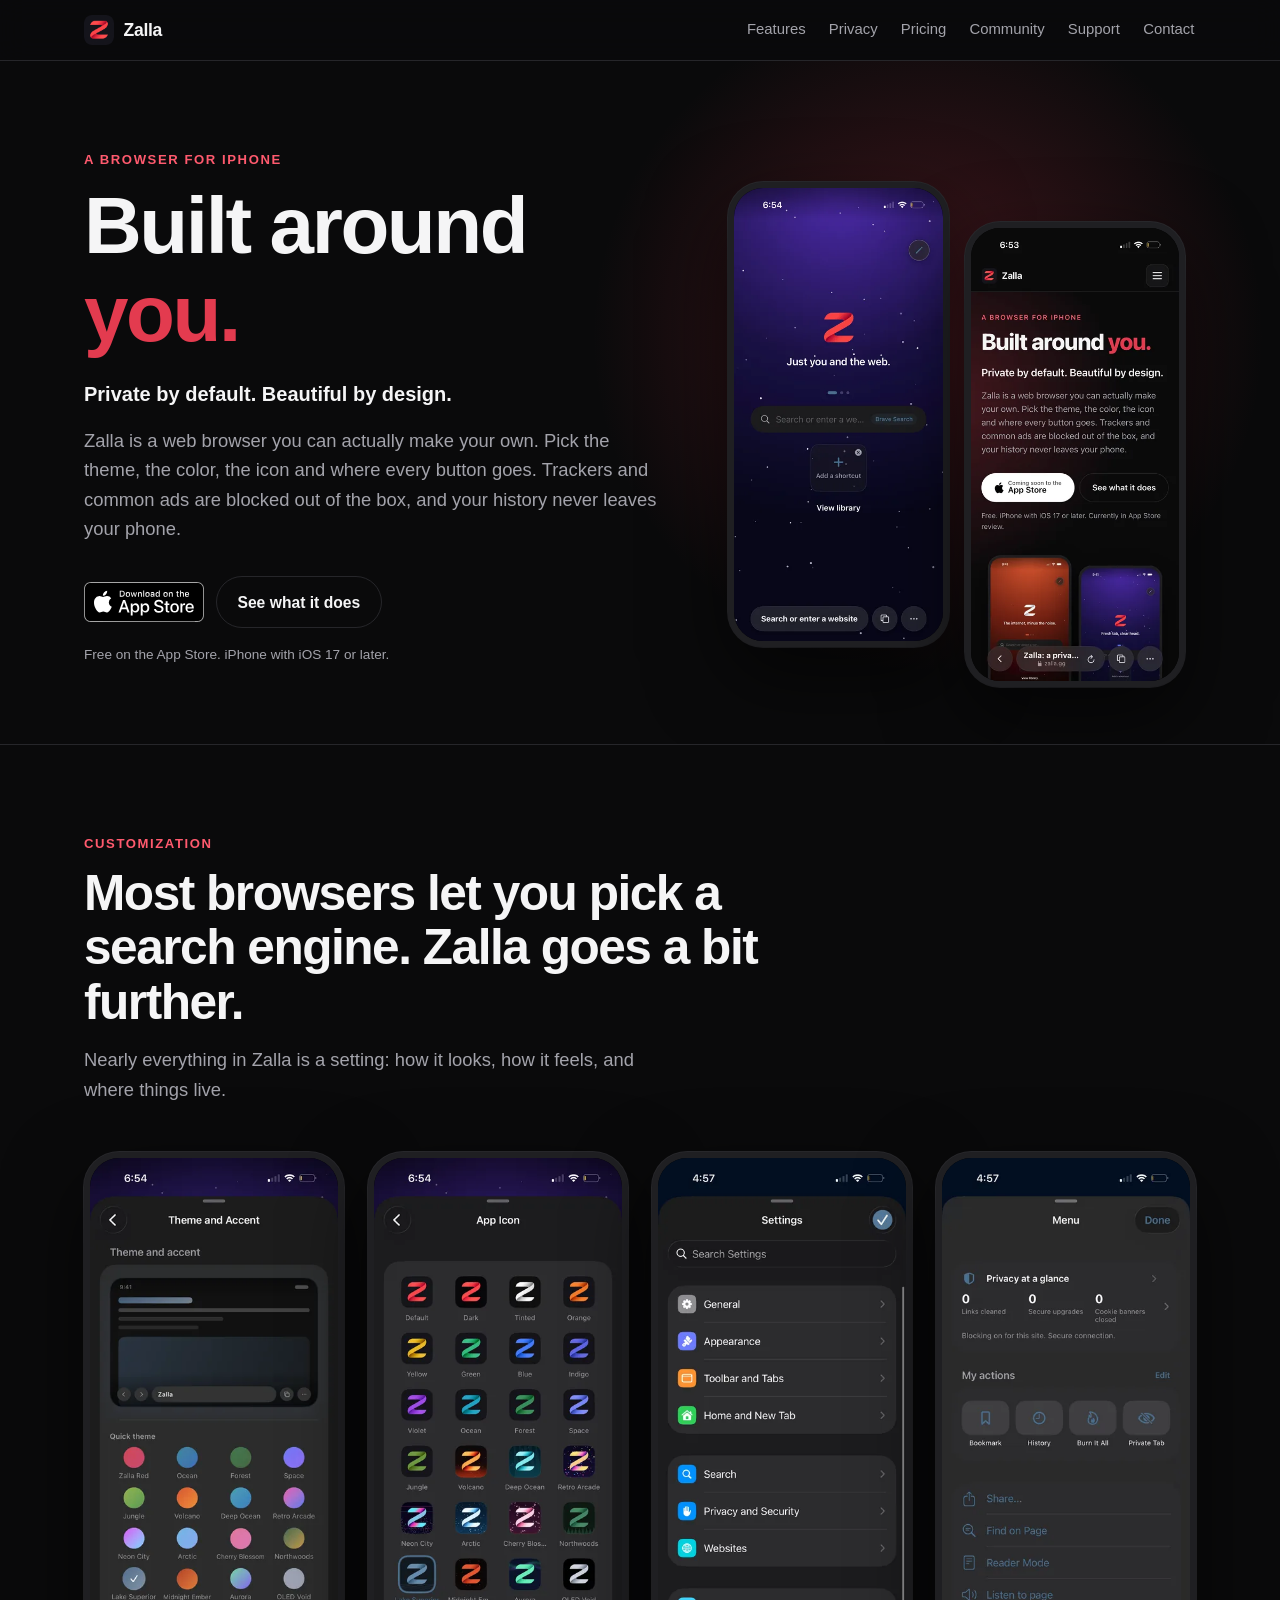
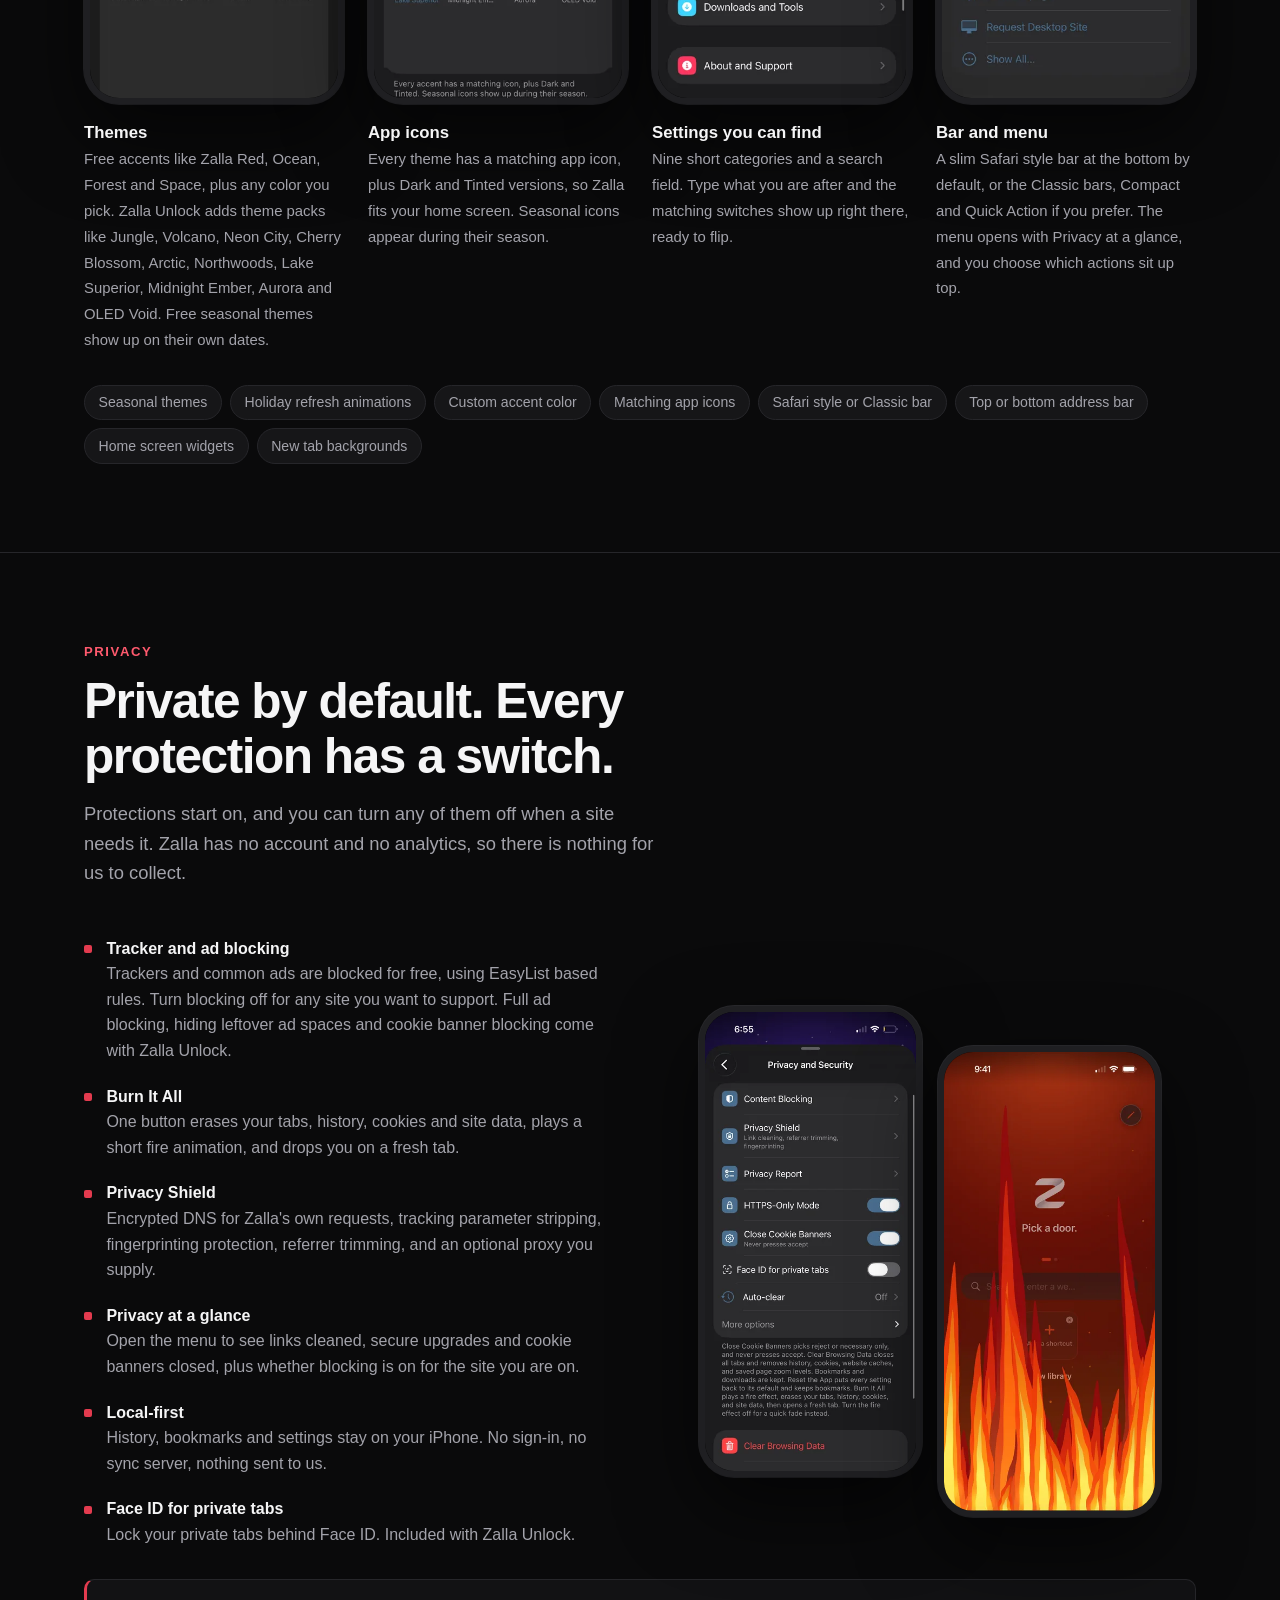
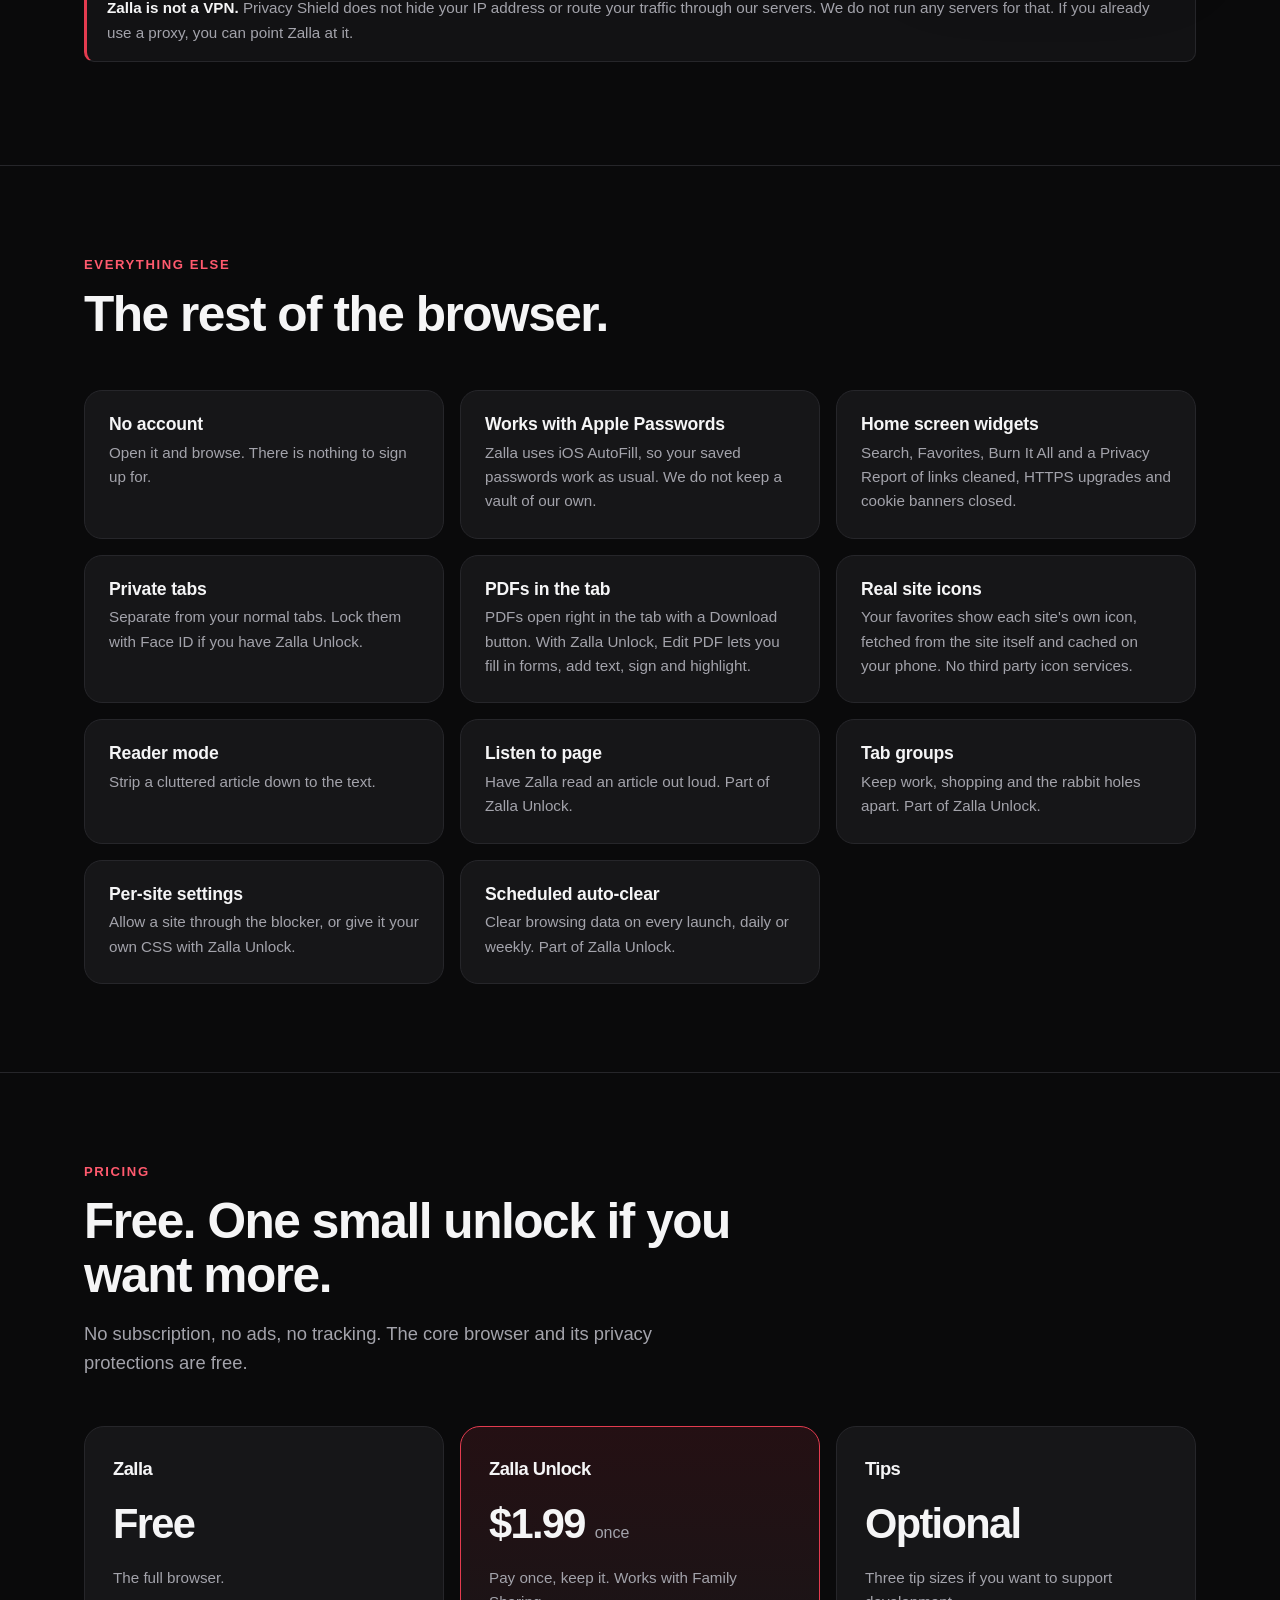
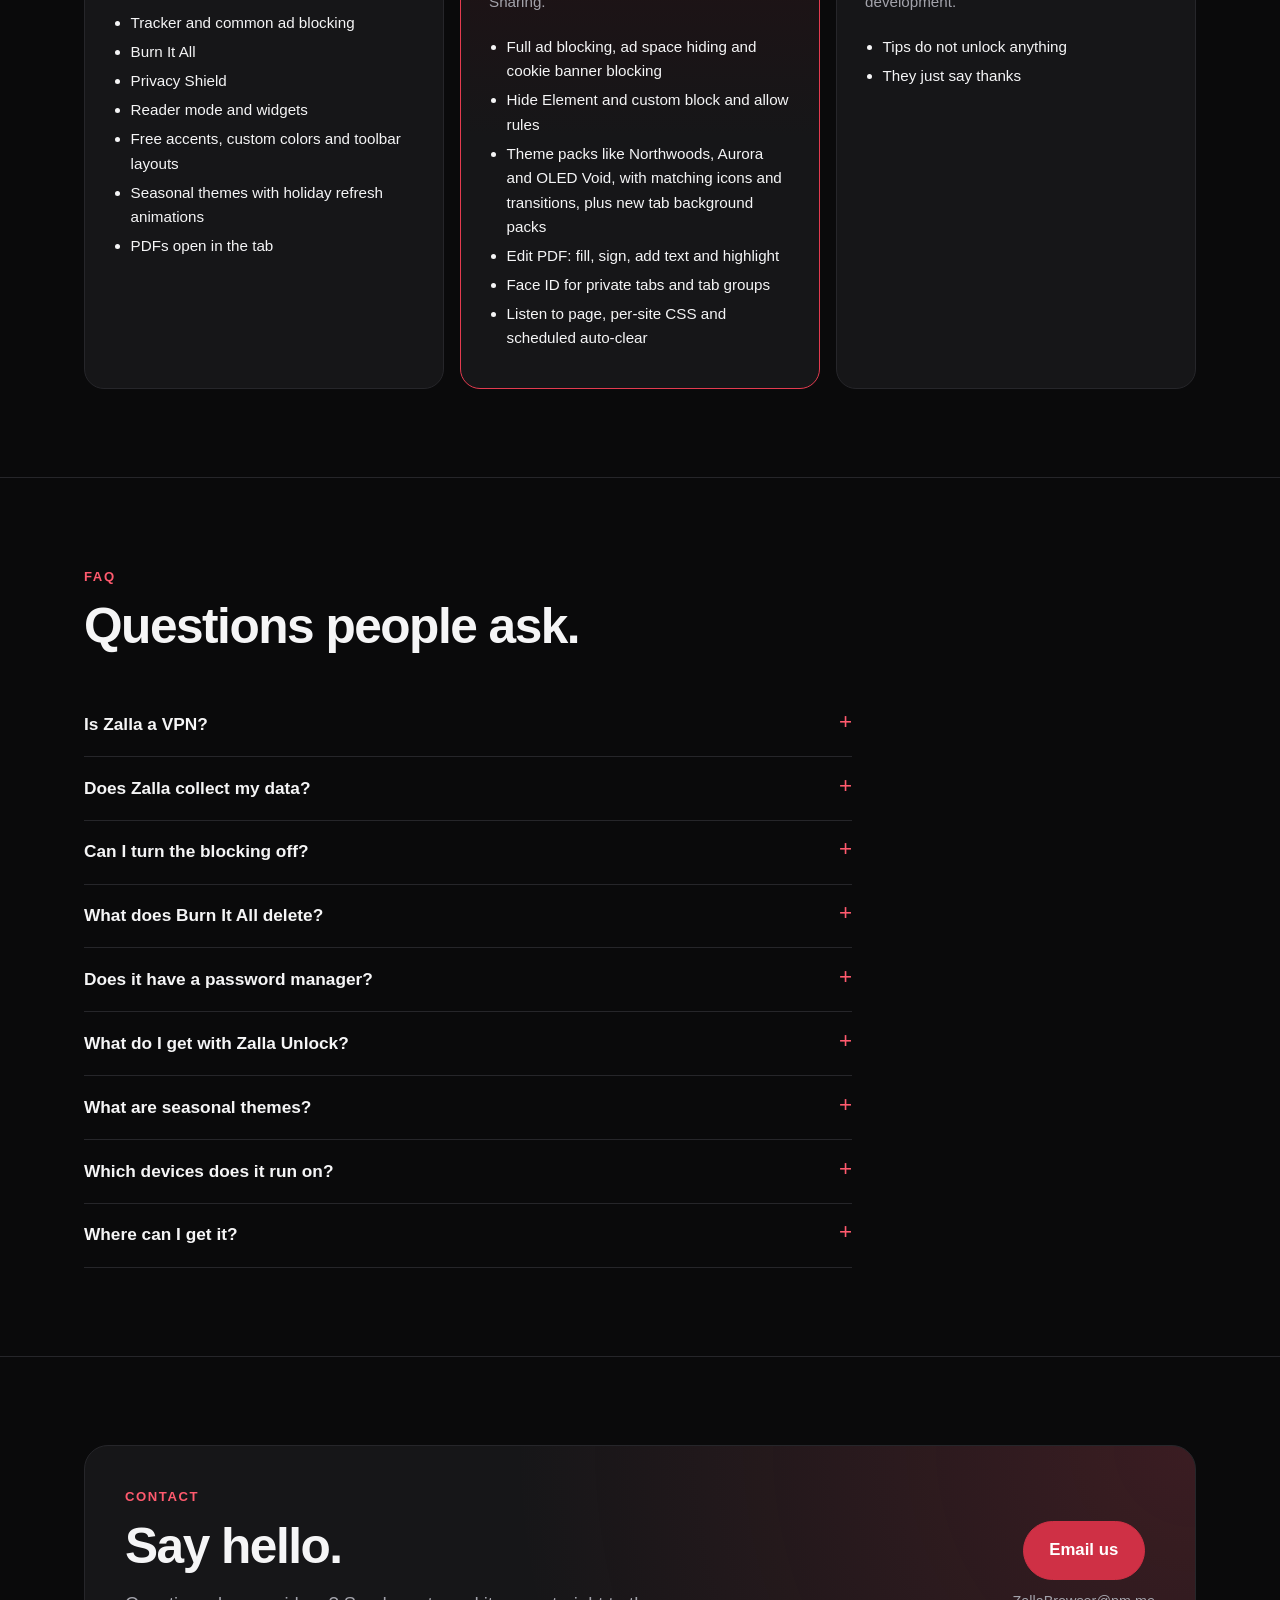
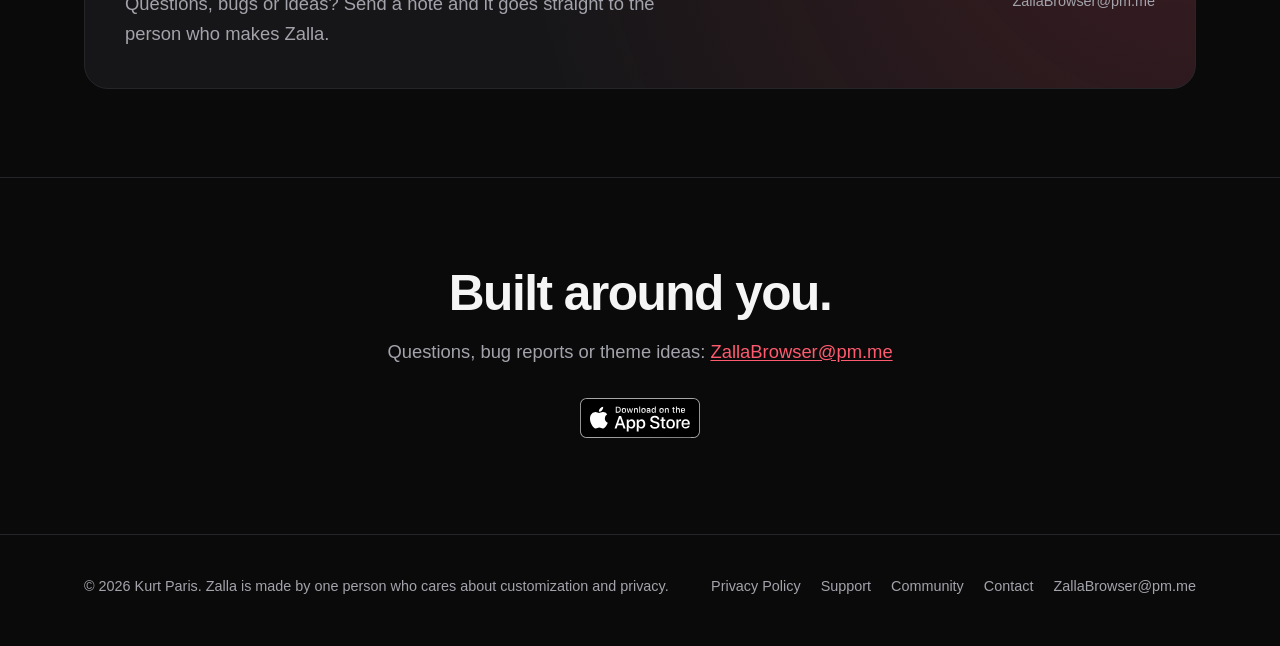
<file: index.html>
<!DOCTYPE html>
<html lang="en">
<head>
<meta charset="utf-8">
<meta name="viewport" content="width=device-width, initial-scale=1, viewport-fit=cover">
<meta name="apple-itunes-app" content="app-id=6814680880">
<title>Zalla: a private, customizable web browser for iPhone</title>
<meta name="description" content="Zalla is a private, local-first web browser for iPhone, now on the App Store. Deep customization, tracker and ad blocking, Burn It All, and no account. Free, with a one-time $1.99 Unlock.">
<link rel="canonical" href="https://zalla.gg/">
<meta name="theme-color" content="#0a0a0b">
<meta name="color-scheme" content="dark">
<meta name="author" content="Kurt Paris">
<link rel="icon" href="/favicon.ico" sizes="48x48">
<link rel="icon" href="/favicon.svg" type="image/svg+xml">
<link rel="icon" href="/favicon-32.png" type="image/png" sizes="32x32">
<link rel="icon" href="/favicon-16.png" type="image/png" sizes="16x16">
<link rel="apple-touch-icon" href="/apple-touch-icon.png">
<link rel="manifest" href="/site.webmanifest">
<meta property="og:type" content="website">
<meta property="og:site_name" content="Zalla">
<meta property="og:locale" content="en_US">
<meta property="og:url" content="https://zalla.gg/">
<meta property="og:title" content="Zalla: Built around you.">
<meta property="og:description" content="A private, local-first browser for iPhone that you can actually make your own. Private by default. Beautiful by design. Now on the App Store.">
<meta property="og:image" content="https://zalla.gg/assets/og.png">
<meta property="og:image:secure_url" content="https://zalla.gg/assets/og.png">
<meta property="og:image:type" content="image/png">
<meta property="og:image:width" content="1200">
<meta property="og:image:height" content="630">
<meta property="og:image:alt" content="Zalla app icon and the Zalla new tab page on iPhone, with the line Built around you.">
<meta name="twitter:card" content="summary_large_image">
<meta name="twitter:title" content="Zalla: Built around you.">
<meta name="twitter:description" content="A private, local-first browser for iPhone that you can actually make your own. Private by default. Beautiful by design. Now on the App Store.">
<meta name="twitter:image" content="https://zalla.gg/assets/og.png">
<meta name="twitter:image:alt" content="Zalla app icon and the Zalla new tab page on iPhone, with the line Built around you.">
<link rel="preload" as="image" href="/assets/shots/newtab-390.webp" imagesrcset="/assets/shots/newtab-390.webp 390w, /assets/shots/newtab-780.webp 780w" imagesizes="(max-width:600px) 45vw, 260px" fetchpriority="high">
<link rel="stylesheet" href="/assets/site.css?v=b61337d5">
<script type="application/ld+json">{"@context":"https://schema.org","@graph":[{"@type":"Organization","@id":"https://zalla.gg/#org","name":"Zalla","url":"https://zalla.gg/","logo":"https://zalla.gg/assets/icon-512.png","email":"ZallaBrowser@pm.me","founder":{"@type":"Person","name":"Kurt Paris"}},{"@type":"WebSite","@id":"https://zalla.gg/#website","name":"Zalla","url":"https://zalla.gg/","publisher":{"@id":"https://zalla.gg/#org"},"inLanguage":"en"},{"@type":"MobileApplication","@id":"https://zalla.gg/#app","name":"Zalla","alternateName":"Zalla Browser","description":"A private, local-first web browser for iPhone with deep customization, tracker and ad blocking, and no account.","url":"https://zalla.gg/","image":"https://zalla.gg/assets/og.png","operatingSystem":"iOS 17 or later","applicationCategory":"BrowserApplication","softwareVersion":"1.0","installUrl":"https://apps.apple.com/app/id6814680880","author":{"@type":"Person","name":"Kurt Paris"},"publisher":{"@id":"https://zalla.gg/#org"},"offers":[{"@type":"Offer","name":"Zalla","price":"0","priceCurrency":"USD","category":"free"},{"@type":"Offer","name":"Zalla Unlock (one-time in-app purchase)","price":"1.99","priceCurrency":"USD"}]}]}</script>
<script type="application/ld+json">{"@context":"https://schema.org","@type":"FAQPage","mainEntity":[{"@type":"Question","name":"Is Zalla a VPN?","acceptedAnswer":{"@type":"Answer","text":"No. Privacy Shield is a set of in-browser protections like encrypted DNS and tracking parameter stripping. It does not hide your IP address or tunnel your traffic. If you already use a proxy, you can enter it in settings and Zalla will use it for pages you load."}},{"@type":"Question","name":"Does Zalla collect my data?","acceptedAnswer":{"@type":"Answer","text":"No. There is no account, no analytics and no third party SDKs. Your history, bookmarks and settings stay on your iPhone. The privacy policy has the details."}},{"@type":"Question","name":"Can I turn the blocking off?","acceptedAnswer":{"@type":"Answer","text":"Yes. Every protection has its own toggle, and you can allow individual sites. Privacy is the default, not a requirement."}},{"@type":"Question","name":"What does Burn It All delete?","acceptedAnswer":{"@type":"Answer","text":"Your tabs, history, cookies and site data. Bookmarks, downloads and settings stay. It asks first, plays the fire (or a quick fade, if you turn the fire off), and opens a fresh tab."}},{"@type":"Question","name":"Does it have a password manager?","acceptedAnswer":{"@type":"Answer","text":"Zalla does not store passwords itself. It works with iOS AutoFill, so Apple Passwords fills in your logins the same way it does everywhere else on your iPhone."}},{"@type":"Question","name":"What do I get with Zalla Unlock?","acceptedAnswer":{"@type":"Answer","text":"The theme packs and the extra features listed in Pricing, for a one-time $1.99. It works with Family Sharing. Restore Purchases is on the Zalla Unlock sheet in Settings, About and Support."}},{"@type":"Question","name":"What are seasonal themes?","acceptedAnswer":{"@type":"Answer","text":"Free themes for holidays and seasons, like Halloween, Christmas and Fourth of July. Each one shows up during its dates and brings its own pull to refresh animation and app icon. If you are using one when its season ends, it stays until you switch."}},{"@type":"Question","name":"Which devices does it run on?","acceptedAnswer":{"@type":"Answer","text":"iPhone with iOS 17 or later."}},{"@type":"Question","name":"Where can I get it?","acceptedAnswer":{"@type":"Answer","text":"Zalla is free on the App Store for iPhone with iOS 17 or later. Use the download button at the top of this page, or search for Zalla Browser on your iPhone."}}]}</script>
</head>
<body><a class="skip" href="#main">Skip to content</a>

<header class="site-header">
  <div class="wrap">
    <a class="brand" href="/" aria-label="Zalla home"><img src="/assets/icon-192.png" alt="" width="30" height="30"> Zalla</a>
    <nav class="site-nav" aria-label="Main">
        <a href="/#customize">Features</a>
        <a href="/#privacy">Privacy</a>
        <a href="/#pricing">Pricing</a>
        <a href="/community/">Community</a>
        <a href="/support/">Support</a>
        <a href="/#contact">Contact</a>
    </nav>
    <details class="menu">
      <summary aria-label="Open menu"><span class="bars" aria-hidden="true"></span></summary>
      <nav class="menu-panel" aria-label="Main menu">
        <a href="/#customize">Features</a>
        <a href="/#privacy">Privacy</a>
        <a href="/#pricing">Pricing</a>
        <a href="/community/">Community</a>
        <a href="/support/">Support</a>
        <a href="/#contact">Contact</a>
      </nav>
    </details>
  </div>
</header>
<main id="main">

<section class="hero" style="border-top:0">
  <div class="wrap">
    <div>
      <p class="eyebrow">A browser for iPhone</p>
      <h1>Built around <em>you.</em></h1>
      <p class="tag">Private by default. Beautiful by design.</p>
      <p class="lede">Zalla is a web browser you can actually make your own. Pick the theme, the color, the icon and where every button goes. Trackers and common ads are blocked out of the box, and your history never leaves your phone.</p>
      <div class="actions">
        <a class="store-badge" href="https://apps.apple.com/app/id6814680880"><img src="/assets/download-on-the-app-store.svg" width="120" height="40" alt="Download on the App Store"></a>
        <a class="btn" href="#customize">See what it does</a>
      </div>
      <p class="fine">Free on the App Store. iPhone with iOS 17 or later.</p>
    </div>
    <div class="phones">
      <div class="phone"><img src="/assets/shots/newtab-390.webp" srcset="/assets/shots/newtab-390.webp 390w, /assets/shots/newtab-780.webp 780w" sizes="(max-width:600px) 45vw, 260px" width="390" height="848" alt="Zalla new tab page with a starry background, the Zalla logo and a search bar" fetchpriority="high" decoding="async"></div>
      <div class="phone"><img src="/assets/shots/browse-390.webp" srcset="/assets/shots/browse-390.webp 390w, /assets/shots/browse-780.webp 780w" sizes="(max-width:600px) 45vw, 260px" width="390" height="848" alt="A website open in Zalla with the slim Safari style bar at the bottom" decoding="async"></div>
    </div>
  </div>
</section>

<section id="customize">
  <div class="wrap">
    <p class="eyebrow">Customization</p>
    <h2>Most browsers let you pick a search engine. Zalla goes a bit further.</h2>
    <p class="lede">Nearly everything in Zalla is a setting: how it looks, how it feels, and where things live.</p>
    <div class="showcase">
      <figure><div class="phone"><img src="/assets/shots/themes-390.webp" srcset="/assets/shots/themes-390.webp 390w, /assets/shots/themes-780.webp 780w" sizes="(max-width:600px) 45vw, 260px" width="390" height="848" alt="Theme and Accent screen with a live preview and a grid of quick themes" loading="lazy" decoding="async"></div><figcaption><strong>Themes</strong><span>Free accents like Zalla Red, Ocean, Forest and Space, plus any color you pick. Zalla Unlock adds theme packs like Jungle, Volcano, Neon City, Cherry Blossom, Arctic, Northwoods, Lake Superior, Midnight Ember, Aurora and OLED Void. Free seasonal themes show up on their own dates.</span></figcaption></figure>
      <figure><div class="phone"><img src="/assets/shots/icons-390.webp" srcset="/assets/shots/icons-390.webp 390w, /assets/shots/icons-780.webp 780w" sizes="(max-width:600px) 45vw, 260px" width="390" height="848" alt="App Icon screen with a grid of alternate Zalla icons, one for each theme" loading="lazy" decoding="async"></div><figcaption><strong>App icons</strong><span>Every theme has a matching app icon, plus Dark and Tinted versions, so Zalla fits your home screen. Seasonal icons appear during their season.</span></figcaption></figure>
      <figure><div class="phone"><img src="/assets/shots/settings-390.webp" srcset="/assets/shots/settings-390.webp 390w, /assets/shots/settings-780.webp 780w" sizes="(max-width:600px) 45vw, 260px" width="390" height="848" alt="Settings home with a search field and nine categories, from General to About and Support" loading="lazy" decoding="async"></div><figcaption><strong>Settings you can find</strong><span>Nine short categories and a search field. Type what you are after and the matching switches show up right there, ready to flip.</span></figcaption></figure>
      <figure><div class="phone"><img src="/assets/shots/menu-390.webp" srcset="/assets/shots/menu-390.webp 390w, /assets/shots/menu-780.webp 780w" sizes="(max-width:600px) 45vw, 260px" width="390" height="848" alt="Menu sheet with Privacy at a glance, My actions like Burn It All, and options like Reader Mode and Listen to page" loading="lazy" decoding="async"></div><figcaption><strong>Bar and menu</strong><span>A slim Safari style bar at the bottom by default, or the Classic bars, Compact and Quick Action if you prefer. The menu opens with Privacy at a glance, and you choose which actions sit up top.</span></figcaption></figure>
    </div>
    <p class="swipe-hint" aria-hidden="true">Swipe for more</p>
    <div class="chips"><span class="chip">Seasonal themes</span><span class="chip">Holiday refresh animations</span><span class="chip">Custom accent color</span><span class="chip">Matching app icons</span><span class="chip">Safari style or Classic bar</span><span class="chip">Top or bottom address bar</span><span class="chip">Home screen widgets</span><span class="chip">New tab backgrounds</span></div>
  </div>
</section>

<section id="privacy">
  <div class="wrap">
    <p class="eyebrow">Privacy</p>
    <h2>Private by default. Every protection has a switch.</h2>
    <p class="lede">Protections start on, and you can turn any of them off when a site needs it. Zalla has no account and no analytics, so there is nothing for us to collect.</p>
    <div class="split">
      <ul class="list">
        <li><strong>Tracker and ad blocking</strong><span>Trackers and common ads are blocked for free, using EasyList based rules. Turn blocking off for any site you want to support. Full ad blocking, hiding leftover ad spaces and cookie banner blocking come with Zalla Unlock.</span></li>
        <li><strong>Burn It All</strong><span>One button erases your tabs, history, cookies and site data, plays a short fire animation, and drops you on a fresh tab.</span></li>
        <li><strong>Privacy Shield</strong><span>Encrypted DNS for Zalla's own requests, tracking parameter stripping, fingerprinting protection, referrer trimming, and an optional proxy you supply.</span></li>
        <li><strong>Privacy at a glance</strong><span>Open the menu to see links cleaned, secure upgrades and cookie banners closed, plus whether blocking is on for the site you are on.</span></li>
        <li><strong>Local-first</strong><span>History, bookmarks and settings stay on your iPhone. No sign-in, no sync server, nothing sent to us.</span></li>
        <li><strong>Face ID for private tabs</strong><span>Lock your private tabs behind Face ID. Included with Zalla Unlock.</span></li>
      </ul>
      <div class="phones">
        <div class="phone"><img src="/assets/shots/privacy-390.webp" srcset="/assets/shots/privacy-390.webp 390w, /assets/shots/privacy-780.webp 780w" sizes="(max-width:600px) 45vw, 260px" width="390" height="848" alt="Privacy and Security settings with toggles for Content Blocking, HTTPS-Only Mode, Close Cookie Banners and more" loading="lazy" decoding="async"></div>
        <div class="phone"><img src="/assets/shots/fire-390.webp" srcset="/assets/shots/fire-390.webp 390w, /assets/shots/fire-780.webp 780w" sizes="(max-width:600px) 45vw, 260px" width="390" height="848" alt="Burn It All fire animation" loading="lazy" decoding="async"></div>
      </div>
    </div>
    <p class="note"><strong>Zalla is not a VPN.</strong> Privacy Shield does not hide your IP address or route your traffic through our servers. We do not run any servers for that. If you already use a proxy, you can point Zalla at it.</p>
  </div>
</section>

<section id="features">
  <div class="wrap">
    <p class="eyebrow">Everything else</p>
    <h2>The rest of the browser.</h2>
    <div class="grid">
      <div class="cell"><h3>No account</h3><p>Open it and browse. There is nothing to sign up for.</p></div>
      <div class="cell"><h3>Works with Apple Passwords</h3><p>Zalla uses iOS AutoFill, so your saved passwords work as usual. We do not keep a vault of our own.</p></div>
      <div class="cell"><h3>Home screen widgets</h3><p>Search, Favorites, Burn It All and a Privacy Report of links cleaned, HTTPS upgrades and cookie banners closed.</p></div>
      <div class="cell"><h3>Private tabs</h3><p>Separate from your normal tabs. Lock them with Face ID if you have Zalla Unlock.</p></div>
      <div class="cell"><h3>PDFs in the tab</h3><p>PDFs open right in the tab with a Download button. With Zalla Unlock, Edit PDF lets you fill in forms, add text, sign and highlight.</p></div>
      <div class="cell"><h3>Real site icons</h3><p>Your favorites show each site's own icon, fetched from the site itself and cached on your phone. No third party icon services.</p></div>
      <div class="cell"><h3>Reader mode</h3><p>Strip a cluttered article down to the text.</p></div>
      <div class="cell"><h3>Listen to page</h3><p>Have Zalla read an article out loud. Part of Zalla Unlock.</p></div>
      <div class="cell"><h3>Tab groups</h3><p>Keep work, shopping and the rabbit holes apart. Part of Zalla Unlock.</p></div>
      <div class="cell"><h3>Per-site settings</h3><p>Allow a site through the blocker, or give it your own CSS with Zalla Unlock.</p></div>
      <div class="cell"><h3>Scheduled auto-clear</h3><p>Clear browsing data on every launch, daily or weekly. Part of Zalla Unlock.</p></div>
    </div>
  </div>
</section>

<section id="pricing">
  <div class="wrap">
    <p class="eyebrow">Pricing</p>
    <h2>Free. One small unlock if you want more.</h2>
    <p class="lede">No subscription, no ads, no tracking. The core browser and its privacy protections are free.</p>
    <div class="pricing">
      <div class="plan"><h3>Zalla</h3><div class="price">Free</div><p>The full browser.</p><ul><li>Tracker and common ad blocking</li><li>Burn It All</li><li>Privacy Shield</li><li>Reader mode and widgets</li><li>Free accents, custom colors and toolbar layouts</li><li>Seasonal themes with holiday refresh animations</li><li>PDFs open in the tab</li></ul></div>
      <div class="plan hl"><h3>Zalla Unlock</h3><div class="price">$1.99 <small>once</small></div><p>Pay once, keep it. Works with Family Sharing.</p><ul><li>Full ad blocking, ad space hiding and cookie banner blocking</li><li>Hide Element and custom block and allow rules</li><li>Theme packs like Northwoods, Aurora and OLED Void, with matching icons and transitions, plus new tab background packs</li><li>Edit PDF: fill, sign, add text and highlight</li><li>Face ID for private tabs and tab groups</li><li>Listen to page, per-site CSS and scheduled auto-clear</li></ul></div>
      <div class="plan"><h3>Tips</h3><div class="price">Optional</div><p>Three tip sizes if you want to support development.</p><ul><li>Tips do not unlock anything</li><li>They just say thanks</li></ul></div>
    </div>
  </div>
</section>

<section id="faq">
  <div class="wrap">
    <p class="eyebrow">FAQ</p>
    <h2>Questions people ask.</h2>
    <div class="faq">
      <details><summary>Is Zalla a VPN?</summary><p>No. Privacy Shield is a set of in-browser protections like encrypted DNS and tracking parameter stripping. It does not hide your IP address or tunnel your traffic. If you already use a proxy, you can enter it in settings and Zalla will use it for pages you load.</p></details>
      <details><summary>Does Zalla collect my data?</summary><p>No. There is no account, no analytics and no third party SDKs. Your history, bookmarks and settings stay on your iPhone. The <a href="/privacy/">privacy policy</a> has the details.</p></details>
      <details><summary>Can I turn the blocking off?</summary><p>Yes. Every protection has its own toggle, and you can allow individual sites. Privacy is the default, not a requirement.</p></details>
      <details><summary>What does Burn It All delete?</summary><p>Your tabs, history, cookies and site data. Bookmarks, downloads and settings stay. It asks first, plays the fire (or a quick fade, if you turn the fire off), and opens a fresh tab.</p></details>
      <details><summary>Does it have a password manager?</summary><p>Zalla does not store passwords itself. It works with iOS AutoFill, so Apple Passwords fills in your logins the same way it does everywhere else on your iPhone.</p></details>
      <details><summary>What do I get with Zalla Unlock?</summary><p>The theme packs and the extra features listed in Pricing, for a one-time $1.99. It works with Family Sharing. Restore Purchases is on the Zalla Unlock sheet in Settings, About and Support.</p></details>
      <details><summary>What are seasonal themes?</summary><p>Free themes for holidays and seasons, like Halloween, Christmas and Fourth of July. Each one shows up during its dates and brings its own pull to refresh animation and app icon. If you are using one when its season ends, it stays until you switch.</p></details>
      <details><summary>Which devices does it run on?</summary><p>iPhone with iOS 17 or later.</p></details>
      <details><summary>Where can I get it?</summary><p>Zalla is free on the App Store for iPhone with iOS 17 or later. Use the download button at the top of this page, or search for Zalla Browser on your iPhone.</p></details>
    </div>
  </div>
</section>

<section id="contact" class="contact">
  <div class="wrap">
    <div class="contact-card">
      <div>
        <p class="eyebrow">Contact</p>
        <h2>Say hello.</h2>
        <p class="lede">Questions, bugs or ideas? Send a note and it goes straight to the person who makes Zalla.</p>
      </div>
      <div class="contact-actions">
        <a class="btn btn-red btn-lg" href="mailto:ZallaBrowser@pm.me?subject=Zalla">Email us</a>
        <p class="fine">ZallaBrowser@pm.me</p>
      </div>
    </div>
  </div>
</section>

<section class="closer">
  <div class="wrap">
    <h2>Built around you.</h2>
    <p class="lede">Questions, bug reports or theme ideas: <a href="mailto:ZallaBrowser@pm.me">ZallaBrowser@pm.me</a></p>
    <a class="store-badge" href="https://apps.apple.com/app/id6814680880"><img src="/assets/download-on-the-app-store.svg" width="120" height="40" alt="Download on the App Store"></a>
  </div>
</section>

</main>
<footer class="site-footer">
  <div class="wrap">
    <span>&copy; 2026 Kurt Paris. Zalla is made by one person who cares about customization and privacy.</span>
    <nav aria-label="Footer"><a href="/privacy/">Privacy Policy</a><a href="/support/">Support</a><a href="/community/">Community</a><a href="/#contact">Contact</a><a href="mailto:ZallaBrowser@pm.me">ZallaBrowser@pm.me</a></nav>
  </div>
</footer>
<script>document.addEventListener("keydown",function(e){if(e.key==="Escape"){var d=document.querySelector("details.menu[open]");if(d){d.removeAttribute("open");d.querySelector("summary").focus();}}});document.addEventListener("click",function(e){var d=document.querySelector("details.menu[open]");if(d&&(!d.contains(e.target)||e.target.closest(".menu-panel a")))d.removeAttribute("open");});</script>
</body>
</html>
</file>
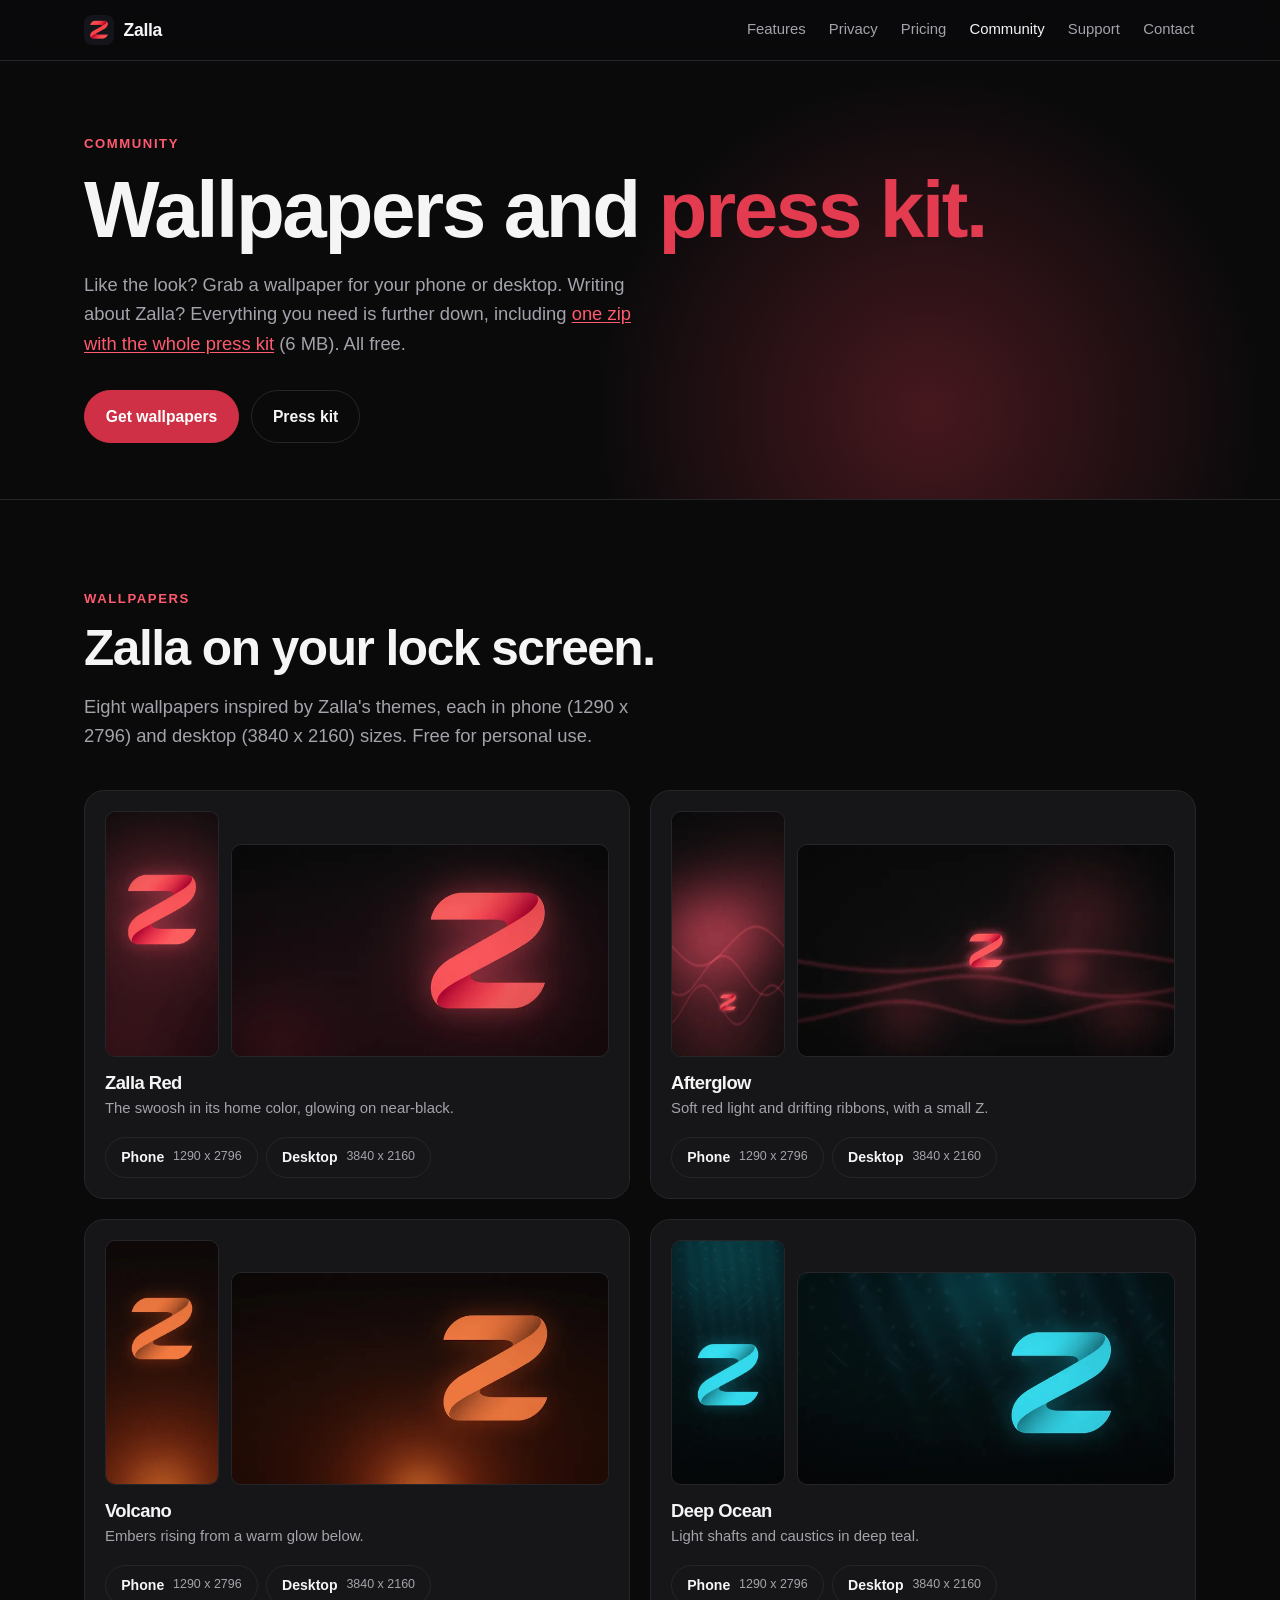
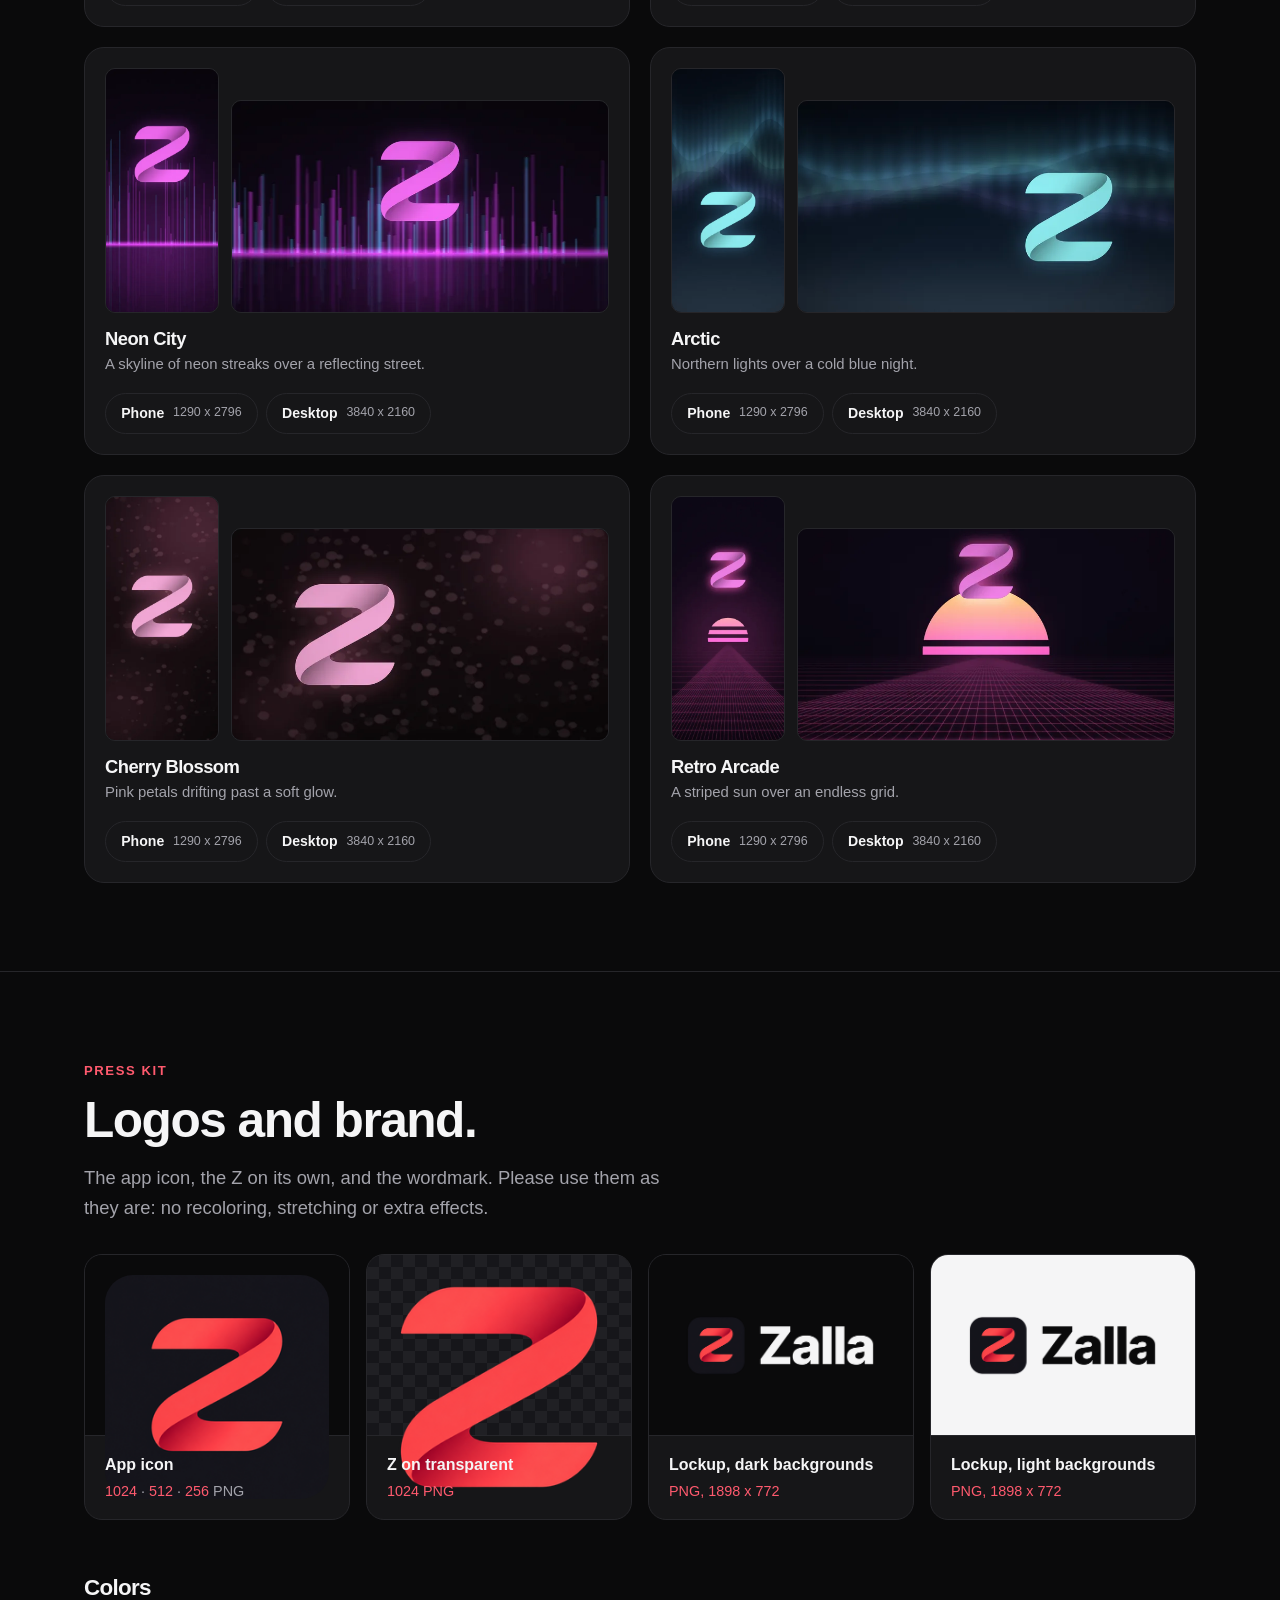
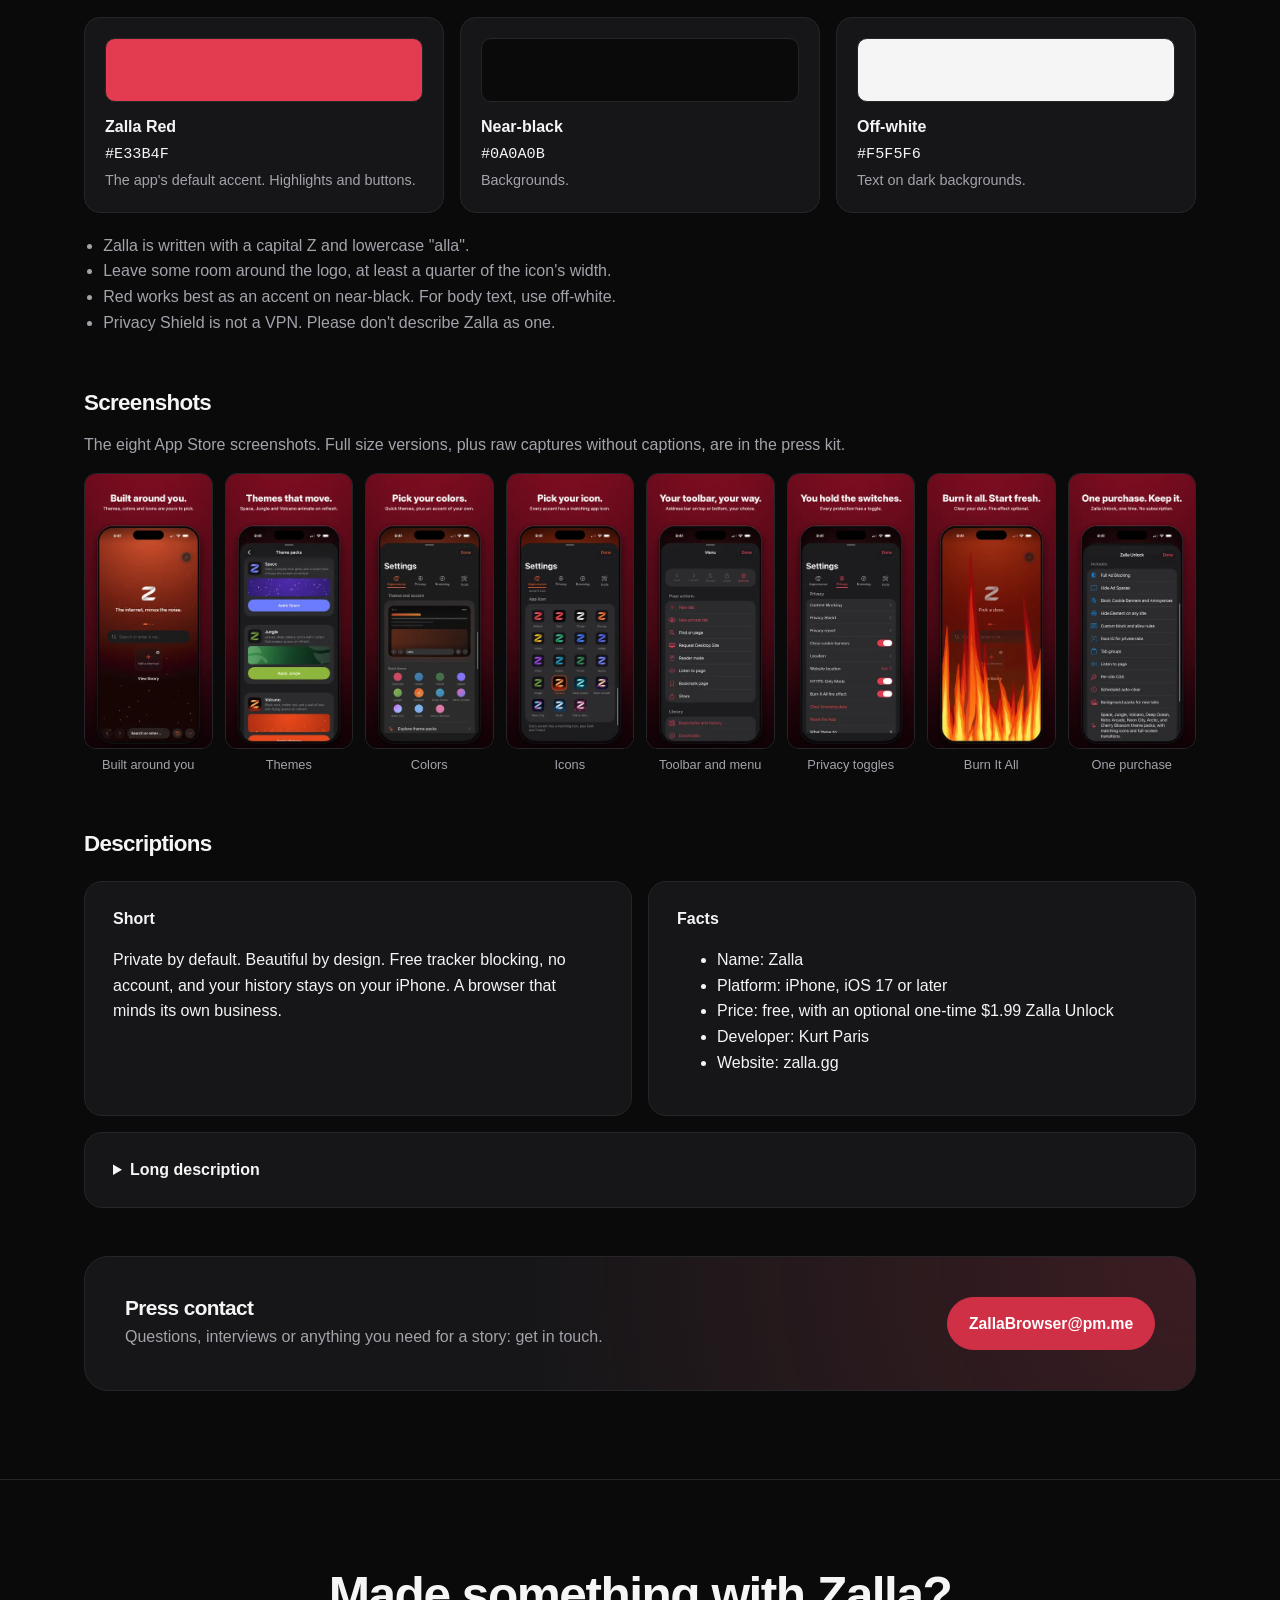
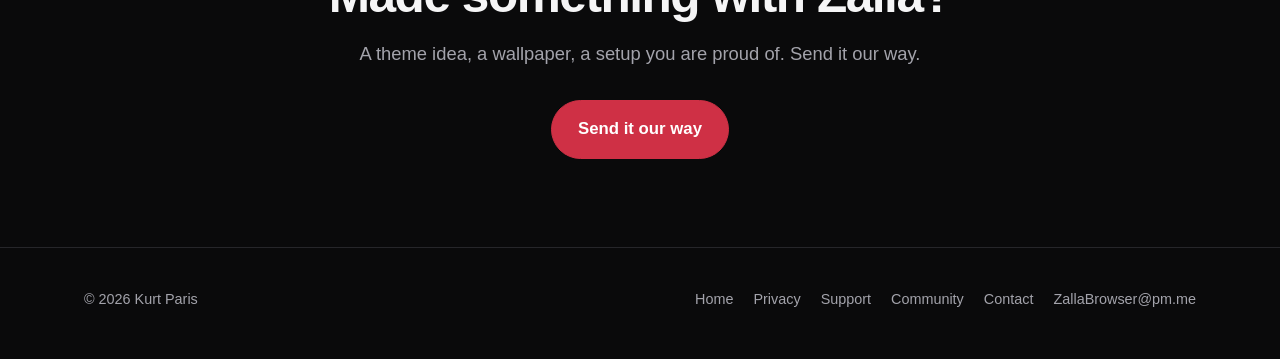
<file: community/index.html>
<!DOCTYPE html>
<html lang="en">
<head>
<meta charset="utf-8">
<meta name="viewport" content="width=device-width, initial-scale=1, viewport-fit=cover">
<meta name="apple-itunes-app" content="app-id=6814680880">
<title>Community and press kit · Zalla</title>
<meta name="description" content="Zalla press kit with logos, brand colors, screenshots and descriptions, plus free Zalla wallpapers for iPhone and desktop.">
<link rel="canonical" href="https://zalla.gg/community/">
<meta name="theme-color" content="#0a0a0b">
<meta name="color-scheme" content="dark">
<meta name="author" content="Kurt Paris">
<link rel="icon" href="/favicon.ico" sizes="48x48">
<link rel="icon" href="/favicon.svg" type="image/svg+xml">
<link rel="icon" href="/favicon-32.png" type="image/png" sizes="32x32">
<link rel="icon" href="/favicon-16.png" type="image/png" sizes="16x16">
<link rel="apple-touch-icon" href="/apple-touch-icon.png">
<link rel="manifest" href="/site.webmanifest">
<meta property="og:type" content="website">
<meta property="og:site_name" content="Zalla">
<meta property="og:locale" content="en_US">
<meta property="og:url" content="https://zalla.gg/community/">
<meta property="og:title" content="Zalla Community: press kit and wallpapers">
<meta property="og:description" content="Logos, screenshots and brand colors for writing about Zalla, and free wallpapers for your phone and desktop.">
<meta property="og:image" content="https://zalla.gg/assets/og.png">
<meta property="og:image:secure_url" content="https://zalla.gg/assets/og.png">
<meta property="og:image:type" content="image/png">
<meta property="og:image:width" content="1200">
<meta property="og:image:height" content="630">
<meta property="og:image:alt" content="Zalla app icon and the Zalla new tab page on iPhone, with the line Built around you.">
<meta name="twitter:card" content="summary_large_image">
<meta name="twitter:title" content="Zalla Community: press kit and wallpapers">
<meta name="twitter:description" content="Logos, screenshots and brand colors for writing about Zalla, and free wallpapers for your phone and desktop.">
<meta name="twitter:image" content="https://zalla.gg/assets/og.png">
<meta name="twitter:image:alt" content="Zalla app icon and the Zalla new tab page on iPhone, with the line Built around you.">
<link rel="stylesheet" href="/assets/site.css?v=b61337d5">
<script type="application/ld+json">{"@context":"https://schema.org","@type":"WebPage","name":"Zalla Community: press kit and wallpapers","url":"https://zalla.gg/community/","isPartOf":{"@id":"https://zalla.gg/#website"},"inLanguage":"en"}</script>
</head>
<body><a class="skip" href="#main">Skip to content</a>

<header class="site-header">
  <div class="wrap">
    <a class="brand" href="/" aria-label="Zalla home"><img src="/assets/icon-192.png" alt="" width="30" height="30"> Zalla</a>
    <nav class="site-nav" aria-label="Main">
        <a href="/#customize">Features</a>
        <a href="/#privacy">Privacy</a>
        <a href="/#pricing">Pricing</a>
        <a href="/community/" aria-current="page">Community</a>
        <a href="/support/">Support</a>
        <a href="/#contact">Contact</a>
    </nav>
    <details class="menu">
      <summary aria-label="Open menu"><span class="bars" aria-hidden="true"></span></summary>
      <nav class="menu-panel" aria-label="Main menu">
        <a href="/#customize">Features</a>
        <a href="/#privacy">Privacy</a>
        <a href="/#pricing">Pricing</a>
        <a href="/community/" aria-current="page">Community</a>
        <a href="/support/">Support</a>
        <a href="/#contact">Contact</a>
      </nav>
    </details>
  </div>
</header>
<main id="main">
<section class="hero community-hero" style="border-top:0">
  <div class="wrap">
    <p class="eyebrow">Community</p>
    <h1>Wallpapers and <em>press kit.</em></h1>
    <p class="lede">Like the look? Grab a wallpaper for your phone or desktop. Writing about Zalla? Everything you need is further down, including <a href="/community/zalla-press-kit.zip" download>one zip with the whole press kit</a> (6 MB). All free.</p>
    <div class="actions">
      <a class="btn btn-red" href="#wallpapers">Get wallpapers</a>
      <a class="btn" href="#press">Press kit</a>
    </div>
  </div>
</section>

<section id="wallpapers">
  <div class="wrap">
    <p class="eyebrow">Wallpapers</p>
    <h2>Zalla on your lock screen.</h2>
    <p class="lede">Eight wallpapers inspired by Zalla's themes, each in phone (1290 x 2796) and desktop (3840 x 2160) sizes. Free for personal use.</p>
    <div class="wp-grid">
      <article class="wp">
        <div class="wp-shots">
          <img class="wp-phone" src="/community/wallpapers/thumbs/zalla-red-phone.webp" width="360" height="780" loading="lazy" decoding="async" alt="Zalla Red wallpaper, phone size">
          <img class="wp-desk" src="/community/wallpapers/thumbs/zalla-red-desktop.webp" width="720" height="405" loading="lazy" decoding="async" alt="Zalla Red wallpaper, desktop size">
        </div>
        <h3>Zalla Red</h3>
        <p>The swoosh in its home color, glowing on near-black.</p>
        <div class="wp-dl"><a class="btn btn-sm" href="/community/wallpapers/zalla-red-phone.jpg" download>Phone <span>1290 x 2796</span></a><a class="btn btn-sm" href="/community/wallpapers/zalla-red-desktop.jpg" download>Desktop <span>3840 x 2160</span></a></div>
      </article>
      <article class="wp">
        <div class="wp-shots">
          <img class="wp-phone" src="/community/wallpapers/thumbs/zalla-afterglow-phone.webp" width="360" height="780" loading="lazy" decoding="async" alt="Afterglow wallpaper, phone size">
          <img class="wp-desk" src="/community/wallpapers/thumbs/zalla-afterglow-desktop.webp" width="720" height="405" loading="lazy" decoding="async" alt="Afterglow wallpaper, desktop size">
        </div>
        <h3>Afterglow</h3>
        <p>Soft red light and drifting ribbons, with a small Z.</p>
        <div class="wp-dl"><a class="btn btn-sm" href="/community/wallpapers/zalla-afterglow-phone.jpg" download>Phone <span>1290 x 2796</span></a><a class="btn btn-sm" href="/community/wallpapers/zalla-afterglow-desktop.jpg" download>Desktop <span>3840 x 2160</span></a></div>
      </article>
      <article class="wp">
        <div class="wp-shots">
          <img class="wp-phone" src="/community/wallpapers/thumbs/zalla-volcano-phone.webp" width="360" height="780" loading="lazy" decoding="async" alt="Volcano wallpaper, phone size">
          <img class="wp-desk" src="/community/wallpapers/thumbs/zalla-volcano-desktop.webp" width="720" height="405" loading="lazy" decoding="async" alt="Volcano wallpaper, desktop size">
        </div>
        <h3>Volcano</h3>
        <p>Embers rising from a warm glow below.</p>
        <div class="wp-dl"><a class="btn btn-sm" href="/community/wallpapers/zalla-volcano-phone.jpg" download>Phone <span>1290 x 2796</span></a><a class="btn btn-sm" href="/community/wallpapers/zalla-volcano-desktop.jpg" download>Desktop <span>3840 x 2160</span></a></div>
      </article>
      <article class="wp">
        <div class="wp-shots">
          <img class="wp-phone" src="/community/wallpapers/thumbs/zalla-deep-ocean-phone.webp" width="360" height="780" loading="lazy" decoding="async" alt="Deep Ocean wallpaper, phone size">
          <img class="wp-desk" src="/community/wallpapers/thumbs/zalla-deep-ocean-desktop.webp" width="720" height="405" loading="lazy" decoding="async" alt="Deep Ocean wallpaper, desktop size">
        </div>
        <h3>Deep Ocean</h3>
        <p>Light shafts and caustics in deep teal.</p>
        <div class="wp-dl"><a class="btn btn-sm" href="/community/wallpapers/zalla-deep-ocean-phone.jpg" download>Phone <span>1290 x 2796</span></a><a class="btn btn-sm" href="/community/wallpapers/zalla-deep-ocean-desktop.jpg" download>Desktop <span>3840 x 2160</span></a></div>
      </article>
      <article class="wp">
        <div class="wp-shots">
          <img class="wp-phone" src="/community/wallpapers/thumbs/zalla-neon-city-phone.webp" width="360" height="780" loading="lazy" decoding="async" alt="Neon City wallpaper, phone size">
          <img class="wp-desk" src="/community/wallpapers/thumbs/zalla-neon-city-desktop.webp" width="720" height="405" loading="lazy" decoding="async" alt="Neon City wallpaper, desktop size">
        </div>
        <h3>Neon City</h3>
        <p>A skyline of neon streaks over a reflecting street.</p>
        <div class="wp-dl"><a class="btn btn-sm" href="/community/wallpapers/zalla-neon-city-phone.jpg" download>Phone <span>1290 x 2796</span></a><a class="btn btn-sm" href="/community/wallpapers/zalla-neon-city-desktop.jpg" download>Desktop <span>3840 x 2160</span></a></div>
      </article>
      <article class="wp">
        <div class="wp-shots">
          <img class="wp-phone" src="/community/wallpapers/thumbs/zalla-arctic-phone.webp" width="360" height="780" loading="lazy" decoding="async" alt="Arctic wallpaper, phone size">
          <img class="wp-desk" src="/community/wallpapers/thumbs/zalla-arctic-desktop.webp" width="720" height="405" loading="lazy" decoding="async" alt="Arctic wallpaper, desktop size">
        </div>
        <h3>Arctic</h3>
        <p>Northern lights over a cold blue night.</p>
        <div class="wp-dl"><a class="btn btn-sm" href="/community/wallpapers/zalla-arctic-phone.jpg" download>Phone <span>1290 x 2796</span></a><a class="btn btn-sm" href="/community/wallpapers/zalla-arctic-desktop.jpg" download>Desktop <span>3840 x 2160</span></a></div>
      </article>
      <article class="wp">
        <div class="wp-shots">
          <img class="wp-phone" src="/community/wallpapers/thumbs/zalla-cherry-blossom-phone.webp" width="360" height="780" loading="lazy" decoding="async" alt="Cherry Blossom wallpaper, phone size">
          <img class="wp-desk" src="/community/wallpapers/thumbs/zalla-cherry-blossom-desktop.webp" width="720" height="405" loading="lazy" decoding="async" alt="Cherry Blossom wallpaper, desktop size">
        </div>
        <h3>Cherry Blossom</h3>
        <p>Pink petals drifting past a soft glow.</p>
        <div class="wp-dl"><a class="btn btn-sm" href="/community/wallpapers/zalla-cherry-blossom-phone.jpg" download>Phone <span>1290 x 2796</span></a><a class="btn btn-sm" href="/community/wallpapers/zalla-cherry-blossom-desktop.jpg" download>Desktop <span>3840 x 2160</span></a></div>
      </article>
      <article class="wp">
        <div class="wp-shots">
          <img class="wp-phone" src="/community/wallpapers/thumbs/zalla-retro-arcade-phone.webp" width="360" height="780" loading="lazy" decoding="async" alt="Retro Arcade wallpaper, phone size">
          <img class="wp-desk" src="/community/wallpapers/thumbs/zalla-retro-arcade-desktop.webp" width="720" height="405" loading="lazy" decoding="async" alt="Retro Arcade wallpaper, desktop size">
        </div>
        <h3>Retro Arcade</h3>
        <p>A striped sun over an endless grid.</p>
        <div class="wp-dl"><a class="btn btn-sm" href="/community/wallpapers/zalla-retro-arcade-phone.jpg" download>Phone <span>1290 x 2796</span></a><a class="btn btn-sm" href="/community/wallpapers/zalla-retro-arcade-desktop.jpg" download>Desktop <span>3840 x 2160</span></a></div>
      </article>
    </div>
    <p class="swipe-hint" aria-hidden="true">Swipe for more wallpapers</p>
  </div>
</section>

<section id="press">
  <div class="wrap">
    <p class="eyebrow">Press kit</p>
    <h2>Logos and brand.</h2>
    <p class="lede">The app icon, the Z on its own, and the wordmark. Please use them as they are: no recoloring, stretching or extra effects.</p>
    <div class="logo-grid">
      <figure class="logo-card"><div class="logo-stage dark"><img src="/community/press/zalla-icon-256.png" width="128" height="128" loading="lazy" decoding="async" alt="Zalla app icon" style="border-radius:28px"></div><figcaption><strong>App icon</strong><span><a href="/community/press/zalla-icon-1024.png" download>1024</a> · <a href="/community/press/zalla-icon-512.png" download>512</a> · <a href="/community/press/zalla-icon-256.png" download>256</a> PNG</span></figcaption></figure>
      <figure class="logo-card"><div class="logo-stage checker"><img src="/community/press/zalla-z-transparent-preview.webp" width="128" height="128" loading="lazy" decoding="async" alt="Zalla Z swoosh on a transparent background"></div><figcaption><strong>Z on transparent</strong><span><a href="/community/press/zalla-z-transparent-1024.png" download>1024 PNG</a></span></figcaption></figure>
      <figure class="logo-card"><div class="logo-stage dark"><img src="/community/press/zalla-lockup-on-dark-preview.webp" width="474" height="193" loading="lazy" decoding="async" alt="Zalla icon and wordmark for dark backgrounds"></div><figcaption><strong>Lockup, dark backgrounds</strong><span><a href="/community/press/zalla-lockup-on-dark.png" download>PNG, 1898 x 772</a></span></figcaption></figure>
      <figure class="logo-card"><div class="logo-stage light"><img src="/community/press/zalla-lockup-on-light-preview.webp" width="474" height="193" loading="lazy" decoding="async" alt="Zalla icon and wordmark for light backgrounds"></div><figcaption><strong>Lockup, light backgrounds</strong><span><a href="/community/press/zalla-lockup-on-light.png" download>PNG, 1898 x 772</a></span></figcaption></figure>
    </div>

    <h3 class="sub">Colors</h3>
    <div class="swatches">
      <div class="swatch"><span class="chipc" style="background:#E33B4F"></span><strong>Zalla Red</strong><code>#E33B4F</code><span>The app's default accent. Highlights and buttons.</span></div>
      <div class="swatch"><span class="chipc" style="background:#0A0A0B"></span><strong>Near-black</strong><code>#0A0A0B</code><span>Backgrounds.</span></div>
      <div class="swatch"><span class="chipc" style="background:#F5F5F6"></span><strong>Off-white</strong><code>#F5F5F6</code><span>Text on dark backgrounds.</span></div>
    </div>
    <ul class="usage">
      <li>Zalla is written with a capital Z and lowercase "alla".</li>
      <li>Leave some room around the logo, at least a quarter of the icon's width.</li>
      <li>Red works best as an accent on near-black. For body text, use off-white.</li>
      <li>Privacy Shield is not a VPN. Please don't describe Zalla as one.</li>
    </ul>

    <h3 class="sub">Screenshots</h3>
    <p class="muted">The eight App Store screenshots. Full size versions, plus raw captures without captions, are in the press kit.</p>
    <div class="slides">
      <figure><img src="/community/press/slides/01-built-around-you.webp" width="300" height="649" loading="lazy" decoding="async" alt="App Store screenshot: Built around you"><figcaption>Built around you</figcaption></figure>
      <figure><img src="/community/press/slides/02-themes.webp" width="300" height="649" loading="lazy" decoding="async" alt="App Store screenshot: Themes"><figcaption>Themes</figcaption></figure>
      <figure><img src="/community/press/slides/03-colors.webp" width="300" height="649" loading="lazy" decoding="async" alt="App Store screenshot: Colors"><figcaption>Colors</figcaption></figure>
      <figure><img src="/community/press/slides/04-icons.webp" width="300" height="649" loading="lazy" decoding="async" alt="App Store screenshot: Icons"><figcaption>Icons</figcaption></figure>
      <figure><img src="/community/press/slides/05-toolbar-menu.webp" width="300" height="649" loading="lazy" decoding="async" alt="App Store screenshot: Toolbar and menu"><figcaption>Toolbar and menu</figcaption></figure>
      <figure><img src="/community/press/slides/06-toggles.webp" width="300" height="649" loading="lazy" decoding="async" alt="App Store screenshot: Privacy toggles"><figcaption>Privacy toggles</figcaption></figure>
      <figure><img src="/community/press/slides/07-burn-it-all.webp" width="300" height="649" loading="lazy" decoding="async" alt="App Store screenshot: Burn It All"><figcaption>Burn It All</figcaption></figure>
      <figure><img src="/community/press/slides/08-one-purchase.webp" width="300" height="649" loading="lazy" decoding="async" alt="App Store screenshot: One purchase"><figcaption>One purchase</figcaption></figure>
    </div>

    <h3 class="sub">Descriptions</h3>
    <div class="duo">
      <section class="doc-card"><h4>Short</h4><p>Private by default. Beautiful by design. Free tracker blocking, no account, and your history stays on your iPhone. A browser that minds its own business.</p></section>
      <section class="doc-card"><h4>Facts</h4><ul><li>Name: Zalla</li><li>Platform: iPhone, iOS 17 or later</li><li>Price: free, with an optional one-time $1.99 Zalla Unlock</li><li>Developer: Kurt Paris</li><li>Website: zalla.gg</li></ul></section>
    </div>
    <details class="doc-card longdesc"><summary>Long description</summary>
<p>Zalla is a private, local-first web browser for iPhone. Built around you.</p>
<p>Private by default. Beautiful by design.</p>
<p>There is no account, no sign-in and no analytics. Your history, bookmarks and settings live on your iPhone, which is conveniently where you are.</p>
<h4>Privacy, without the homework</h4>
<ul>
<li>Blocks known trackers and common ad networks, free and on by default</li>
<li>HTTPS-Only mode, on by default, with a clear warning before an insecure page</li>
<li>Private tabs with their own throwaway website storage, kept out of your history</li>
<li>Cookie banner closer that only ever picks reject or necessary, never accept</li>
<li>Privacy Report that counts what Zalla actually did: links cleaned, HTTPS upgrades and banners closed. No made-up &quot;trackers blocked&quot; number</li>
<li>Website location is Ask by default, or Never. A site you allow gets your location through Apple&#x27;s web engine. Zalla itself never receives it</li>
</ul>
<h4>Privacy Shield (not a VPN)</h4>
<ul>
<li>Cleans tracking tags like utm_source and fbclid out of links</li>
<li>Trims the referrer, so the next site sees where you came from, not the exact page</li>
<li>Optional fingerprinting protection</li>
<li>Optional encrypted DNS for Zalla&#x27;s own requests. iOS does not let an app change this for web pages, and we would rather say so than pretend</li>
<li>Use your own HTTP or SOCKS5 proxy, if you have one</li>
</ul>
<p>Privacy Shield does not hide your IP address. Sites and your search engine still see the requests you make.</p>
<h4>Burn It All</h4>
<p>One button closes every tab, erases history, cookies and site data, then opens a fresh tab so nothing lingers. It asks first. Bookmarks and downloads stay put. The fire effect is optional.</p>
<h4>Search your way</h4>
<ul>
<li>Pick from several popular search engines, or add your own</li>
<li>Press and hold the engine label to switch</li>
<li>Optional city for local searches, typed by you and stored on your iPhone. No GPS</li>
</ul>
<h4>Make it yours</h4>
<ul>
<li>Address bar on top or bottom, with Classic, Compact or Quick Action toolbars</li>
<li>Themes, a custom accent color and matching app icons</li>
<li>New tab page with your shortcuts, backgrounds and short sayings</li>
<li>Home Screen and Lock Screen widgets: Search, Favorites, Burn It All and Privacy Report</li>
<li>Quick actions on the app icon</li>
</ul>
<h4>Everyday tools</h4>
<ul>
<li>Reader mode, find on page, page zoom and request desktop site</li>
<li>Downloads, plus Export As for images (PNG, JPEG and HEIC where your iPhone supports them)</li>
<li>Tab restore, swipe to close tabs, pull to refresh, edge swipe back and forward</li>
<li>Network speed test, run only when you tap it</li>
<li>Works with Apple Passwords through AutoFill. Zalla has no password vault of its own, on purpose</li>
</ul>
<h4>Zalla Unlock (one time, no subscription)</h4>
<p>The browser is free. One optional purchase adds:</p>
<ul>
<li>Full ad blocking, hidden ad spaces, and cookie banner and annoyance lists</li>
<li>Hide Element on any site, plus custom block and allow rules</li>
<li>Face ID for private tabs</li>
<li>Tab groups, listen to page and per-site CSS</li>
<li>Scheduled auto-clear</li>
<li>Background packs and eight animated theme packs with matching icons</li>
</ul>
<p>There is also a tip jar. Tips are a thank you and unlock nothing, apart from our gratitude.</p>
<h4>Made by one person</h4>
<p>Zalla is built by Kurt Paris, a solo developer. Feedback really does steer what happens next: ZallaBrowser@pm.me</p>
<p>Requires iOS 17 or later.</p>
<p>Support: zalla.gg/support</p>
<p>Privacy: zalla.gg/privacy</p>
    </details>

    <div class="contact-card press-contact">
      <div><h3>Press contact</h3><p class="muted">Questions, interviews or anything you need for a story: get in touch.</p></div>
      <a class="btn btn-red" href="mailto:ZallaBrowser@pm.me?subject=Zalla%20press">ZallaBrowser@pm.me</a>
    </div>
  </div>
</section>

<section class="closer">
  <div class="wrap">
    <h2>Made something with Zalla?</h2>
    <p class="lede">A theme idea, a wallpaper, a setup you are proud of. Send it our way.</p>
    <a class="btn btn-red btn-lg" href="mailto:ZallaBrowser@pm.me?subject=Made%20with%20Zalla">Send it our way</a>
  </div>
</section>
</main>
<footer class="site-footer">
  <div class="wrap">
    <span>&copy; 2026 Kurt Paris</span>
    <nav aria-label="Footer"><a href="/">Home</a><a href="/privacy/">Privacy</a><a href="/support/">Support</a><a href="/community/">Community</a><a href="/#contact">Contact</a><a href="mailto:ZallaBrowser@pm.me">ZallaBrowser@pm.me</a></nav>
  </div>
</footer>
<script>document.addEventListener("keydown",function(e){if(e.key==="Escape"){var d=document.querySelector("details.menu[open]");if(d){d.removeAttribute("open");d.querySelector("summary").focus();}}});document.addEventListener("click",function(e){var d=document.querySelector("details.menu[open]");if(d&&(!d.contains(e.target)||e.target.closest(".menu-panel a")))d.removeAttribute("open");});</script>
</body>
</html>
</file>
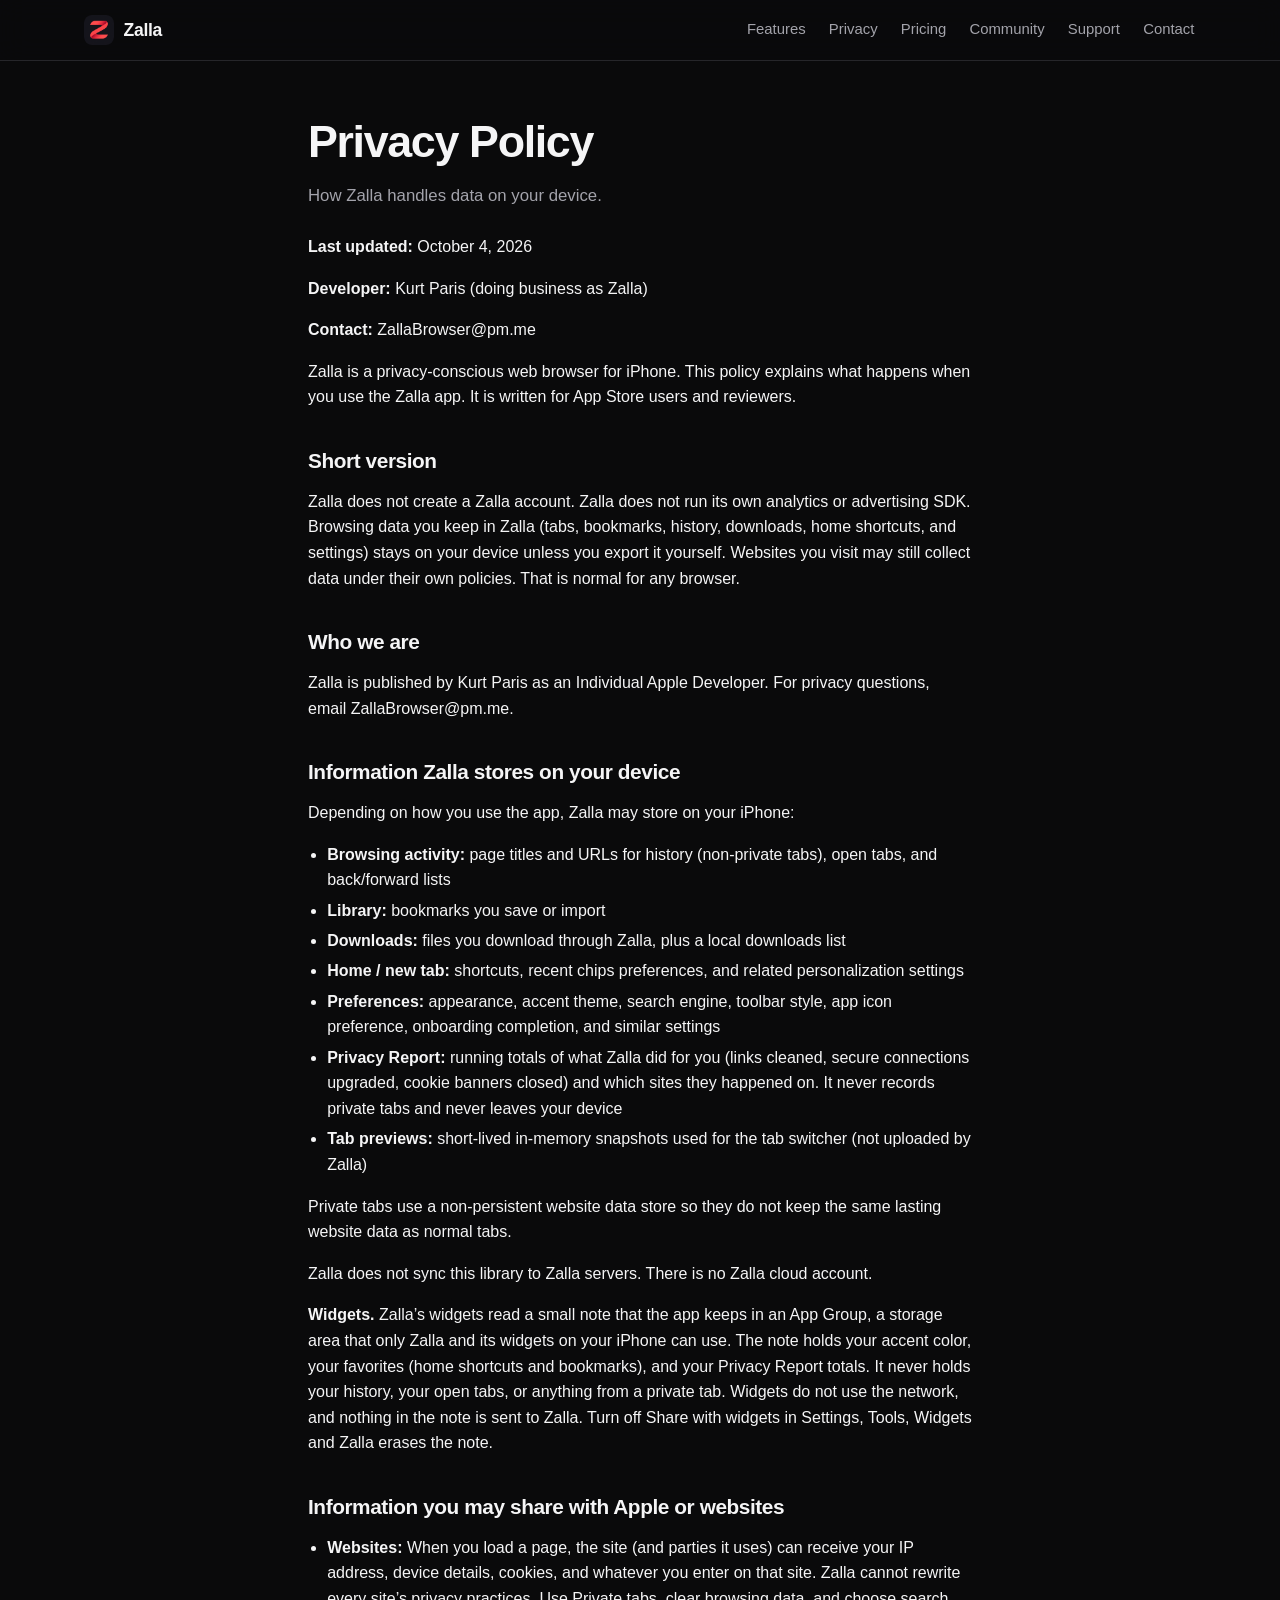
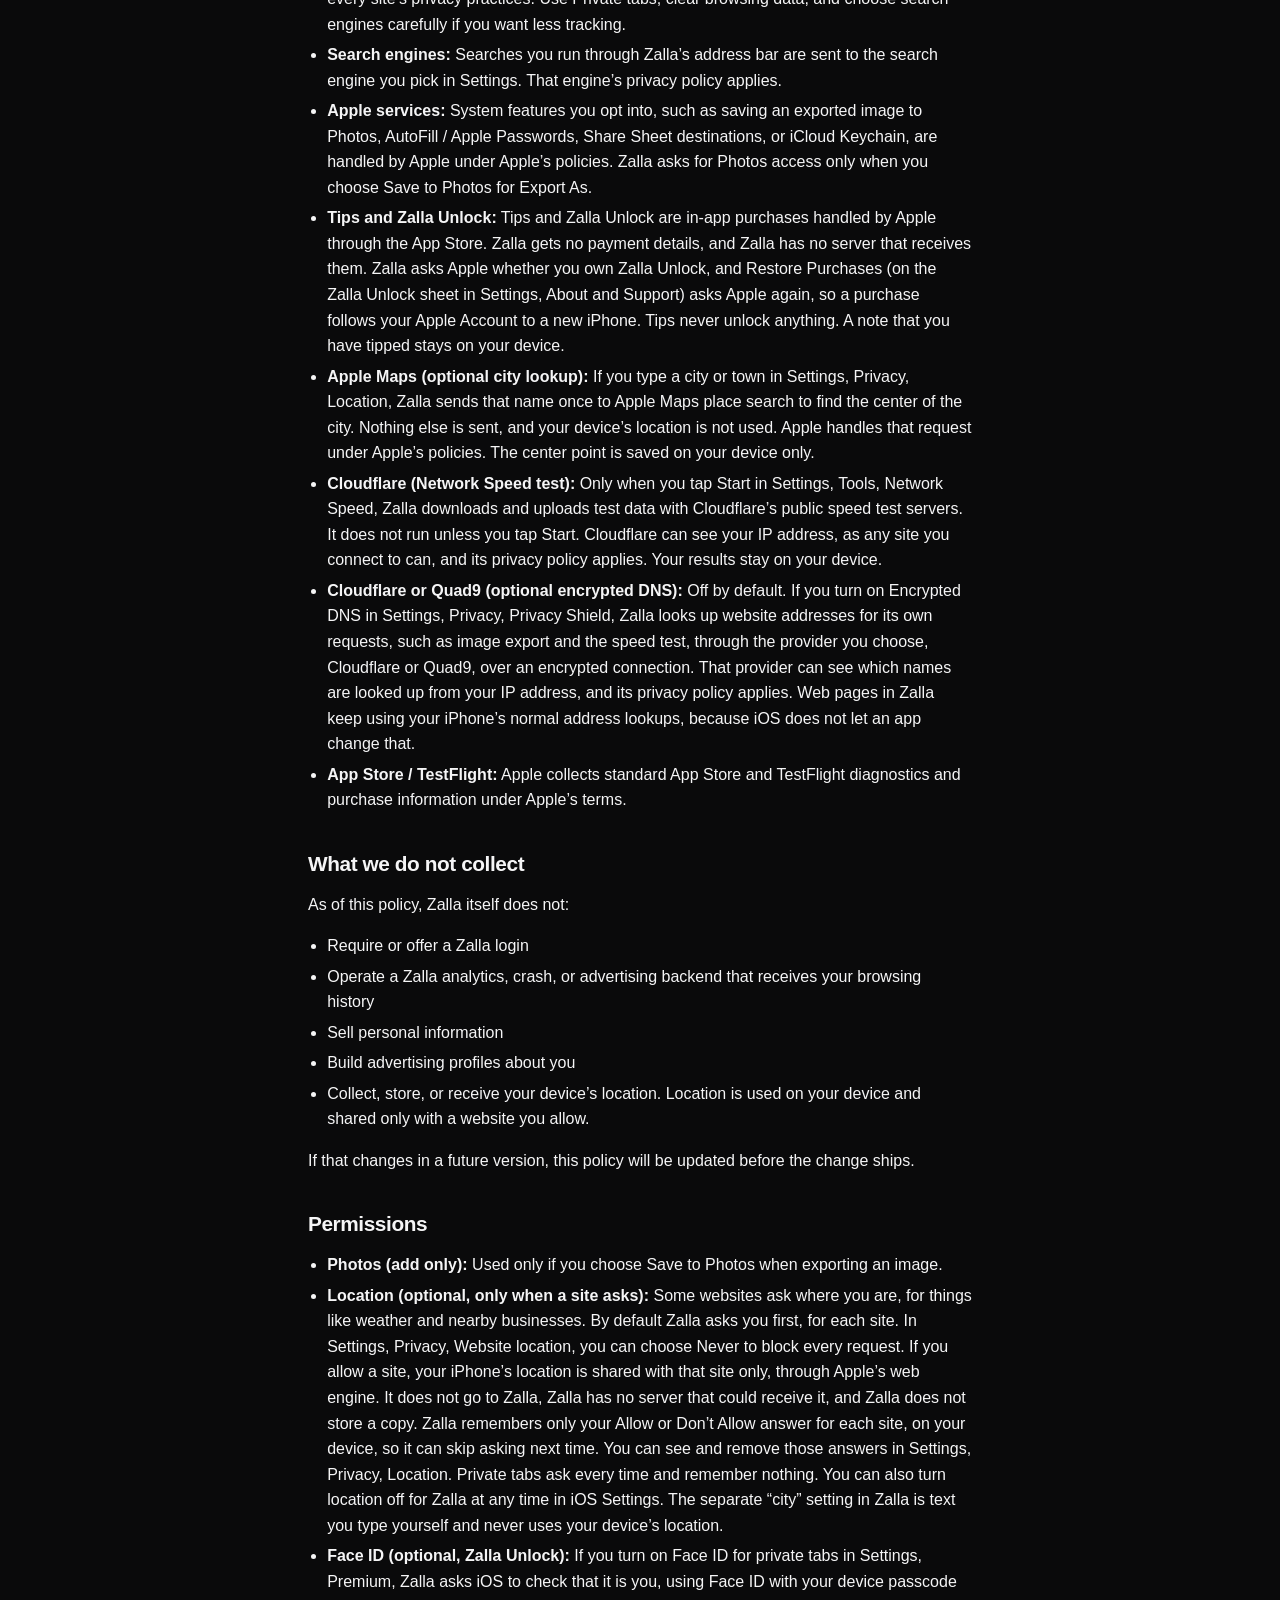
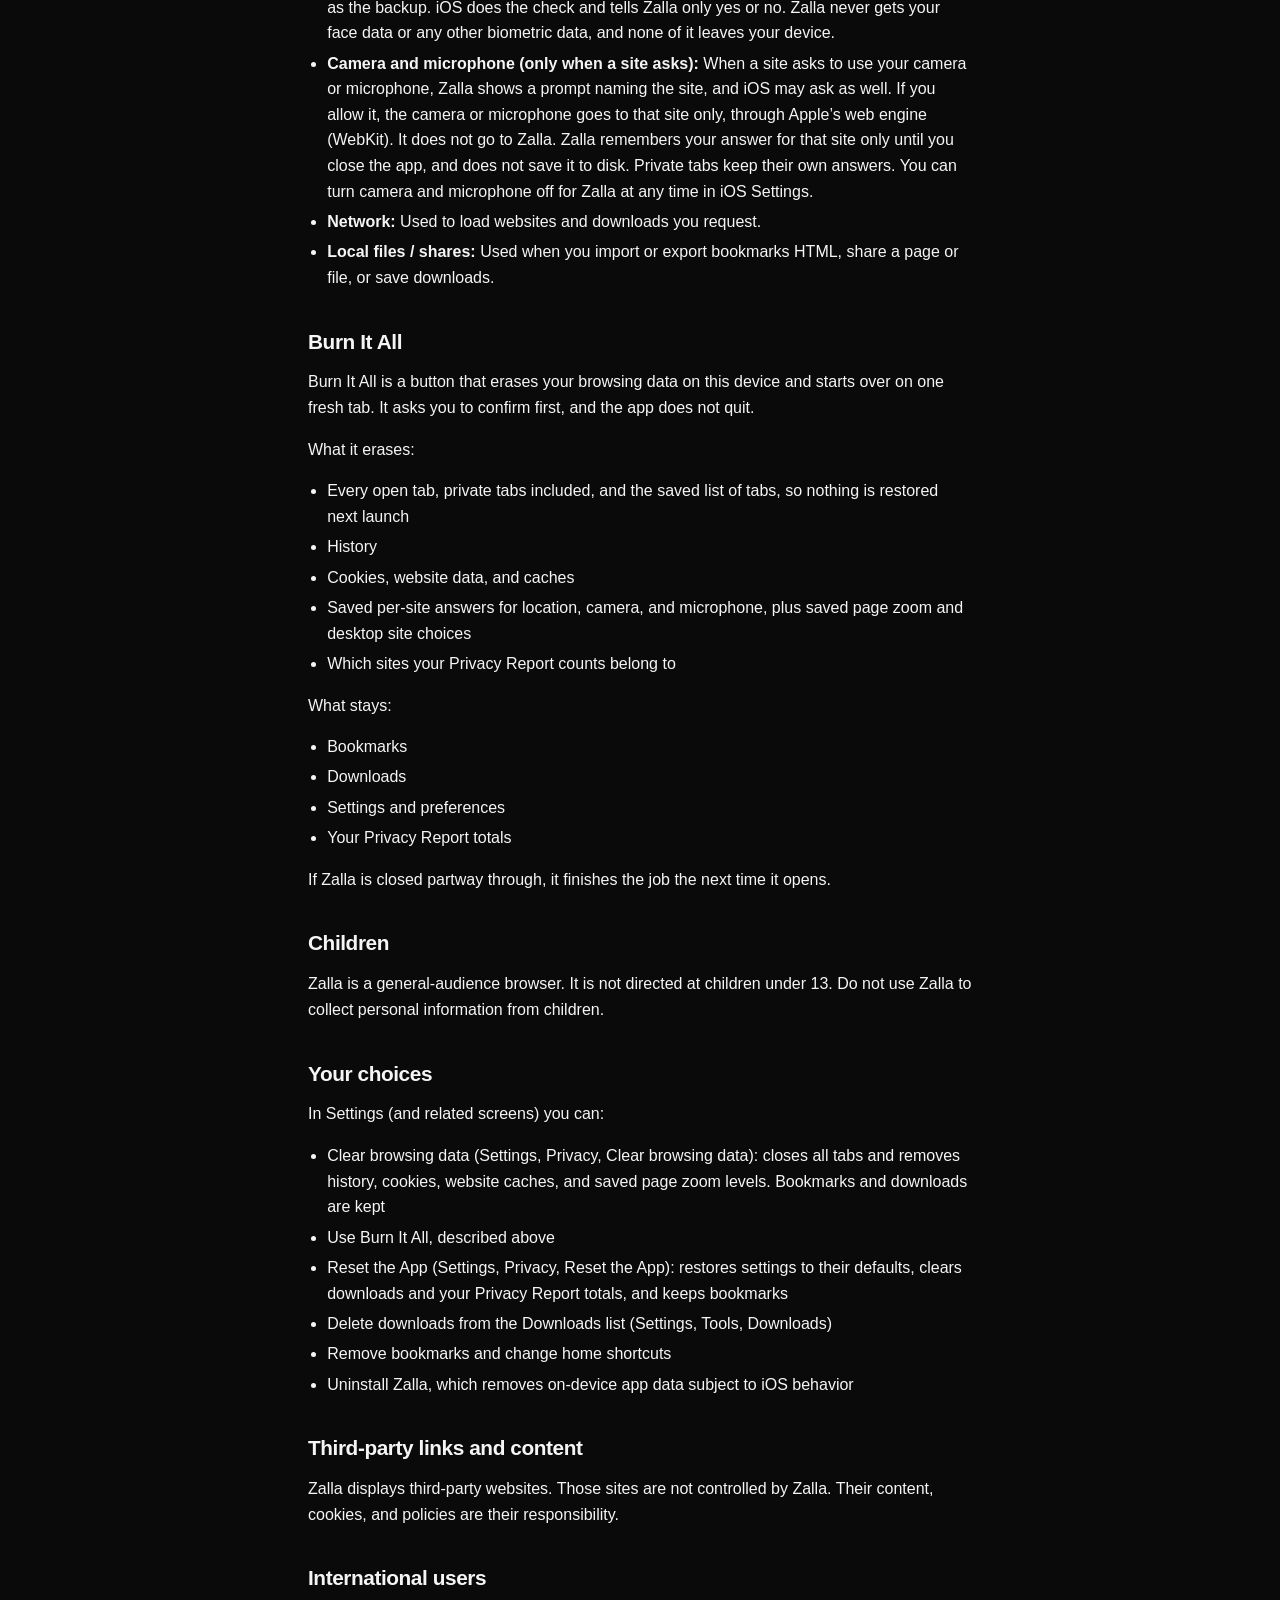
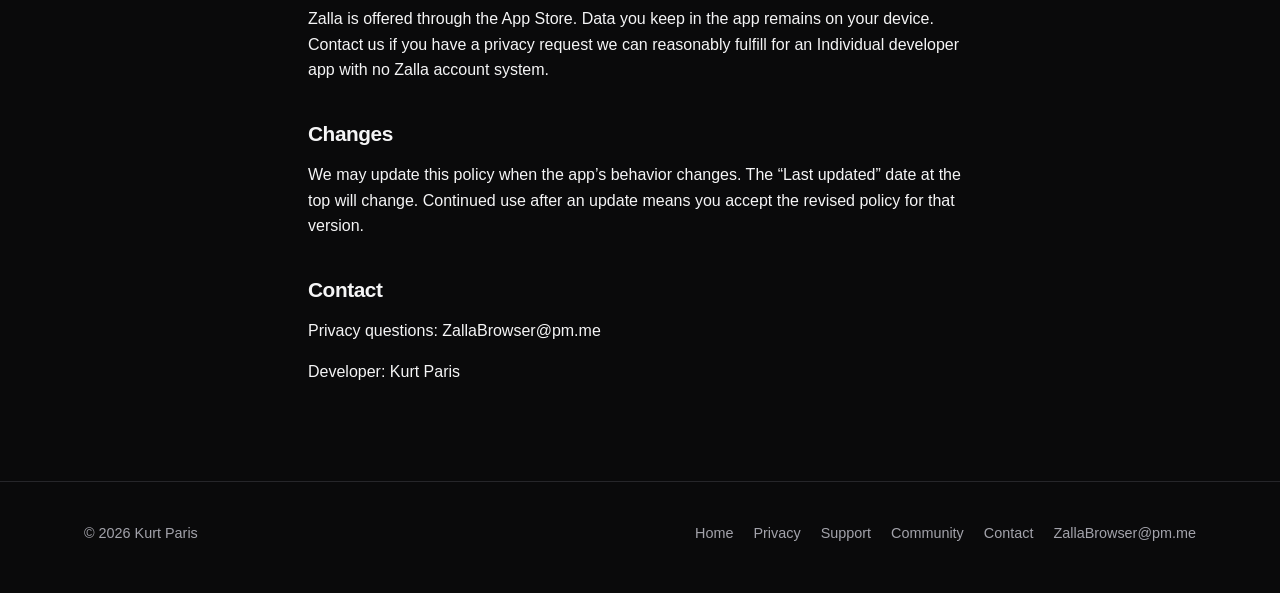
<file: privacy/index.html>
<!DOCTYPE html>
<html lang="en">
<head>
<meta charset="utf-8">
<meta name="viewport" content="width=device-width, initial-scale=1, viewport-fit=cover">
<meta name="apple-itunes-app" content="app-id=6814680880">
<title>Privacy Policy · Zalla</title>
<meta name="description" content="How Zalla handles your data: no account, no analytics, no tracking. History, bookmarks and settings stay on your iPhone.">
<link rel="canonical" href="https://zalla.gg/privacy/">
<meta name="theme-color" content="#0a0a0b">
<meta name="color-scheme" content="dark">
<meta name="author" content="Kurt Paris">
<link rel="icon" href="/favicon.ico" sizes="48x48">
<link rel="icon" href="/favicon.svg" type="image/svg+xml">
<link rel="icon" href="/favicon-32.png" type="image/png" sizes="32x32">
<link rel="icon" href="/favicon-16.png" type="image/png" sizes="16x16">
<link rel="apple-touch-icon" href="/apple-touch-icon.png">
<link rel="manifest" href="/site.webmanifest">
<meta property="og:type" content="website">
<meta property="og:site_name" content="Zalla">
<meta property="og:locale" content="en_US">
<meta property="og:url" content="https://zalla.gg/privacy/">
<meta property="og:title" content="Zalla Privacy Policy">
<meta property="og:description" content="No account, no analytics, no tracking. Your browsing data stays on your iPhone.">
<meta property="og:image" content="https://zalla.gg/assets/og.png">
<meta property="og:image:secure_url" content="https://zalla.gg/assets/og.png">
<meta property="og:image:type" content="image/png">
<meta property="og:image:width" content="1200">
<meta property="og:image:height" content="630">
<meta property="og:image:alt" content="Zalla app icon and the Zalla new tab page on iPhone, with the line Built around you.">
<meta name="twitter:card" content="summary_large_image">
<meta name="twitter:title" content="Zalla Privacy Policy">
<meta name="twitter:description" content="No account, no analytics, no tracking. Your browsing data stays on your iPhone.">
<meta name="twitter:image" content="https://zalla.gg/assets/og.png">
<meta name="twitter:image:alt" content="Zalla app icon and the Zalla new tab page on iPhone, with the line Built around you.">
<link rel="stylesheet" href="/assets/site.css?v=b61337d5">
<script type="application/ld+json">{"@context":"https://schema.org","@type":"WebPage","name":"Zalla Privacy Policy","url":"https://zalla.gg/privacy/","isPartOf":{"@id":"https://zalla.gg/#website"},"inLanguage":"en"}</script>
</head>
<body><a class="skip" href="#main">Skip to content</a>

<header class="site-header">
  <div class="wrap">
    <a class="brand" href="/" aria-label="Zalla home"><img src="/assets/icon-192.png" alt="" width="30" height="30"> Zalla</a>
    <nav class="site-nav" aria-label="Main">
        <a href="/#customize">Features</a>
        <a href="/#privacy">Privacy</a>
        <a href="/#pricing">Pricing</a>
        <a href="/community/">Community</a>
        <a href="/support/">Support</a>
        <a href="/#contact">Contact</a>
    </nav>
    <details class="menu">
      <summary aria-label="Open menu"><span class="bars" aria-hidden="true"></span></summary>
      <nav class="menu-panel" aria-label="Main menu">
        <a href="/#customize">Features</a>
        <a href="/#privacy">Privacy</a>
        <a href="/#pricing">Pricing</a>
        <a href="/community/">Community</a>
        <a href="/support/">Support</a>
        <a href="/#contact">Contact</a>
      </nav>
    </details>
  </div>
</header>
<main class="doc" id="main">
<h1>Privacy Policy</h1>
<p class="lede">How Zalla handles data on your device.</p>
<p><strong>Last updated:</strong> October 4, 2026</p>
<p><strong>Developer:</strong> Kurt Paris (doing business as Zalla)</p>
<p><strong>Contact:</strong> ZallaBrowser@pm.me</p>
<p>Zalla is a privacy-conscious web browser for iPhone. This policy explains what happens when you use the Zalla app. It is written for App Store users and reviewers.</p>
<h2>Short version</h2>
<p>Zalla does not create a Zalla account. Zalla does not run its own analytics or advertising SDK. Browsing data you keep in Zalla (tabs, bookmarks, history, downloads, home shortcuts, and settings) stays on your device unless you export it yourself. Websites you visit may still collect data under their own policies. That is normal for any browser.</p>
<h2>Who we are</h2>
<p>Zalla is published by Kurt Paris as an Individual Apple Developer. For privacy questions, email ZallaBrowser@pm.me.</p>
<h2>Information Zalla stores on your device</h2>
<p>Depending on how you use the app, Zalla may store on your iPhone:</p>
<ul>
<li><strong>Browsing activity:</strong> page titles and URLs for history (non-private tabs), open tabs, and back/forward lists</li>
<li><strong>Library:</strong> bookmarks you save or import</li>
<li><strong>Downloads:</strong> files you download through Zalla, plus a local downloads list</li>
<li><strong>Home / new tab:</strong> shortcuts, recent chips preferences, and related personalization settings</li>
<li><strong>Preferences:</strong> appearance, accent theme, search engine, toolbar style, app icon preference, onboarding completion, and similar settings</li>
<li><strong>Privacy Report:</strong> running totals of what Zalla did for you (links cleaned, secure connections upgraded, cookie banners closed) and which sites they happened on. It never records private tabs and never leaves your device</li>
<li><strong>Tab previews:</strong> short-lived in-memory snapshots used for the tab switcher (not uploaded by Zalla)</li>
</ul>
<p>Private tabs use a non-persistent website data store so they do not keep the same lasting website data as normal tabs.</p>
<p>Zalla does not sync this library to Zalla servers. There is no Zalla cloud account.</p>
<p><strong>Widgets.</strong> Zalla&rsquo;s widgets read a small note that the app keeps in an App Group, a storage area that only Zalla and its widgets on your iPhone can use. The note holds your accent color, your favorites (home shortcuts and bookmarks), and your Privacy Report totals. It never holds your history, your open tabs, or anything from a private tab. Widgets do not use the network, and nothing in the note is sent to Zalla. Turn off Share with widgets in Settings, Tools, Widgets and Zalla erases the note.</p>
<h2>Information you may share with Apple or websites</h2>
<ul>
<li><strong>Websites:</strong> When you load a page, the site (and parties it uses) can receive your IP address, device details, cookies, and whatever you enter on that site. Zalla cannot rewrite every site’s privacy practices. Use Private tabs, clear browsing data, and choose search engines carefully if you want less tracking.</li>
<li><strong>Search engines:</strong> Searches you run through Zalla’s address bar are sent to the search engine you pick in Settings. That engine’s privacy policy applies.</li>
<li><strong>Apple services:</strong> System features you opt into, such as saving an exported image to Photos, AutoFill / Apple Passwords, Share Sheet destinations, or iCloud Keychain, are handled by Apple under Apple’s policies. Zalla asks for Photos access only when you choose Save to Photos for Export As.</li>
<li><strong>Tips and Zalla Unlock:</strong> Tips and Zalla Unlock are in-app purchases handled by Apple through the App Store. Zalla gets no payment details, and Zalla has no server that receives them. Zalla asks Apple whether you own Zalla Unlock, and Restore Purchases (on the Zalla Unlock sheet in Settings, About and Support) asks Apple again, so a purchase follows your Apple Account to a new iPhone. Tips never unlock anything. A note that you have tipped stays on your device.</li>
<li><strong>Apple Maps (optional city lookup):</strong> If you type a city or town in Settings, Privacy, Location, Zalla sends that name once to Apple Maps place search to find the center of the city. Nothing else is sent, and your device&rsquo;s location is not used. Apple handles that request under Apple&rsquo;s policies. The center point is saved on your device only.</li>
<li><strong>Cloudflare (Network Speed test):</strong> Only when you tap Start in Settings, Tools, Network Speed, Zalla downloads and uploads test data with Cloudflare&rsquo;s public speed test servers. It does not run unless you tap Start. Cloudflare can see your IP address, as any site you connect to can, and its privacy policy applies. Your results stay on your device.</li>
<li><strong>Cloudflare or Quad9 (optional encrypted DNS):</strong> Off by default. If you turn on Encrypted DNS in Settings, Privacy, Privacy Shield, Zalla looks up website addresses for its own requests, such as image export and the speed test, through the provider you choose, Cloudflare or Quad9, over an encrypted connection. That provider can see which names are looked up from your IP address, and its privacy policy applies. Web pages in Zalla keep using your iPhone&rsquo;s normal address lookups, because iOS does not let an app change that.</li>
<li><strong>App Store / TestFlight:</strong> Apple collects standard App Store and TestFlight diagnostics and purchase information under Apple’s terms.</li>
</ul>
<h2>What we do not collect</h2>
<p>As of this policy, Zalla itself does not:</p>
<ul>
<li>Require or offer a Zalla login</li>
<li>Operate a Zalla analytics, crash, or advertising backend that receives your browsing history</li>
<li>Sell personal information</li>
<li>Build advertising profiles about you</li>
<li>Collect, store, or receive your device&rsquo;s location. Location is used on your device and shared only with a website you allow.</li>
</ul>
<p>If that changes in a future version, this policy will be updated before the change ships.</p>
<h2>Permissions</h2>
<ul>
<li><strong>Photos (add only):</strong> Used only if you choose Save to Photos when exporting an image.</li>
<li><strong>Location (optional, only when a site asks):</strong> Some websites ask where you are, for things like weather and nearby businesses. By default Zalla asks you first, for each site. In Settings, Privacy, Website location, you can choose Never to block every request. If you allow a site, your iPhone&rsquo;s location is shared with that site only, through Apple&rsquo;s web engine. It does not go to Zalla, Zalla has no server that could receive it, and Zalla does not store a copy. Zalla remembers only your Allow or Don&rsquo;t Allow answer for each site, on your device, so it can skip asking next time. You can see and remove those answers in Settings, Privacy, Location. Private tabs ask every time and remember nothing. You can also turn location off for Zalla at any time in iOS Settings. The separate &ldquo;city&rdquo; setting in Zalla is text you type yourself and never uses your device&rsquo;s location.</li>
<li><strong>Face ID (optional, Zalla Unlock):</strong> If you turn on Face ID for private tabs in Settings, Premium, Zalla asks iOS to check that it is you, using Face ID with your device passcode as the backup. iOS does the check and tells Zalla only yes or no. Zalla never gets your face data or any other biometric data, and none of it leaves your device.</li>
<li><strong>Camera and microphone (only when a site asks):</strong> When a site asks to use your camera or microphone, Zalla shows a prompt naming the site, and iOS may ask as well. If you allow it, the camera or microphone goes to that site only, through Apple&rsquo;s web engine (WebKit). It does not go to Zalla. Zalla remembers your answer for that site only until you close the app, and does not save it to disk. Private tabs keep their own answers. You can turn camera and microphone off for Zalla at any time in iOS Settings.</li>
<li><strong>Network:</strong> Used to load websites and downloads you request.</li>
<li><strong>Local files / shares:</strong> Used when you import or export bookmarks HTML, share a page or file, or save downloads.</li>
</ul>
<h2>Burn It All</h2>
<p>Burn It All is a button that erases your browsing data on this device and starts over on one fresh tab. It asks you to confirm first, and the app does not quit.</p>
<p>What it erases:</p>
<ul>
<li>Every open tab, private tabs included, and the saved list of tabs, so nothing is restored next launch</li>
<li>History</li>
<li>Cookies, website data, and caches</li>
<li>Saved per-site answers for location, camera, and microphone, plus saved page zoom and desktop site choices</li>
<li>Which sites your Privacy Report counts belong to</li>
</ul>
<p>What stays:</p>
<ul>
<li>Bookmarks</li>
<li>Downloads</li>
<li>Settings and preferences</li>
<li>Your Privacy Report totals</li>
</ul>
<p>If Zalla is closed partway through, it finishes the job the next time it opens.</p>
<h2>Children</h2>
<p>Zalla is a general-audience browser. It is not directed at children under 13. Do not use Zalla to collect personal information from children.</p>
<h2>Your choices</h2>
<p>In Settings (and related screens) you can:</p>
<ul>
<li>Clear browsing data (Settings, Privacy, Clear browsing data): closes all tabs and removes history, cookies, website caches, and saved page zoom levels. Bookmarks and downloads are kept</li>
<li>Use Burn It All, described above</li>
<li>Reset the App (Settings, Privacy, Reset the App): restores settings to their defaults, clears downloads and your Privacy Report totals, and keeps bookmarks</li>
<li>Delete downloads from the Downloads list (Settings, Tools, Downloads)</li>
<li>Remove bookmarks and change home shortcuts</li>
<li>Uninstall Zalla, which removes on-device app data subject to iOS behavior</li>
</ul>
<h2>Third-party links and content</h2>
<p>Zalla displays third-party websites. Those sites are not controlled by Zalla. Their content, cookies, and policies are their responsibility.</p>
<h2>International users</h2>
<p>Zalla is offered through the App Store. Data you keep in the app remains on your device. Contact us if you have a privacy request we can reasonably fulfill for an Individual developer app with no Zalla account system.</p>
<h2>Changes</h2>
<p>We may update this policy when the app’s behavior changes. The “Last updated” date at the top will change. Continued use after an update means you accept the revised policy for that version.</p>
<h2>Contact</h2>
<p>Privacy questions: ZallaBrowser@pm.me</p>
<p>Developer: Kurt Paris</p>
</main>
<footer class="site-footer">
  <div class="wrap">
    <span>&copy; 2026 Kurt Paris</span>
    <nav aria-label="Footer"><a href="/">Home</a><a href="/privacy/">Privacy</a><a href="/support/">Support</a><a href="/community/">Community</a><a href="/#contact">Contact</a><a href="mailto:ZallaBrowser@pm.me">ZallaBrowser@pm.me</a></nav>
  </div>
</footer>
<script>document.addEventListener("keydown",function(e){if(e.key==="Escape"){var d=document.querySelector("details.menu[open]");if(d){d.removeAttribute("open");d.querySelector("summary").focus();}}});document.addEventListener("click",function(e){var d=document.querySelector("details.menu[open]");if(d&&(!d.contains(e.target)||e.target.closest(".menu-panel a")))d.removeAttribute("open");});</script>
</body>
</html>
</file>
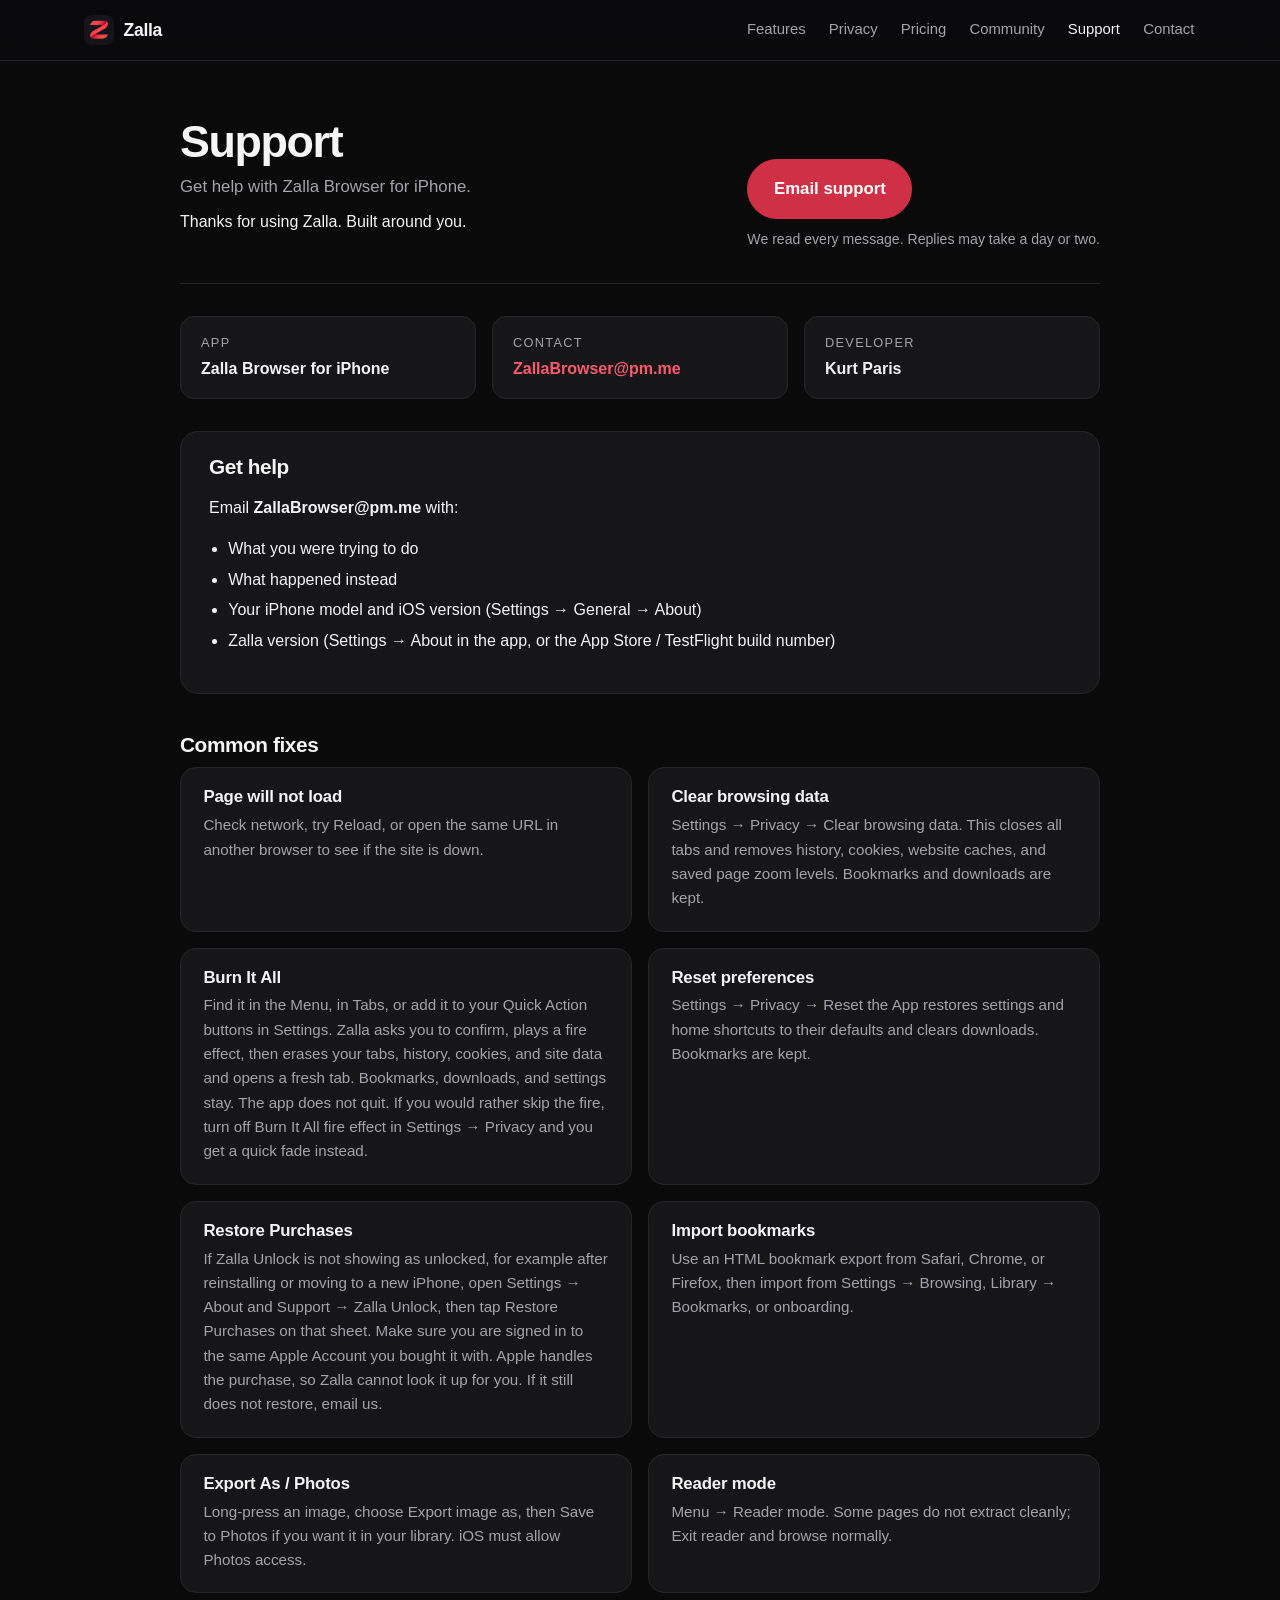
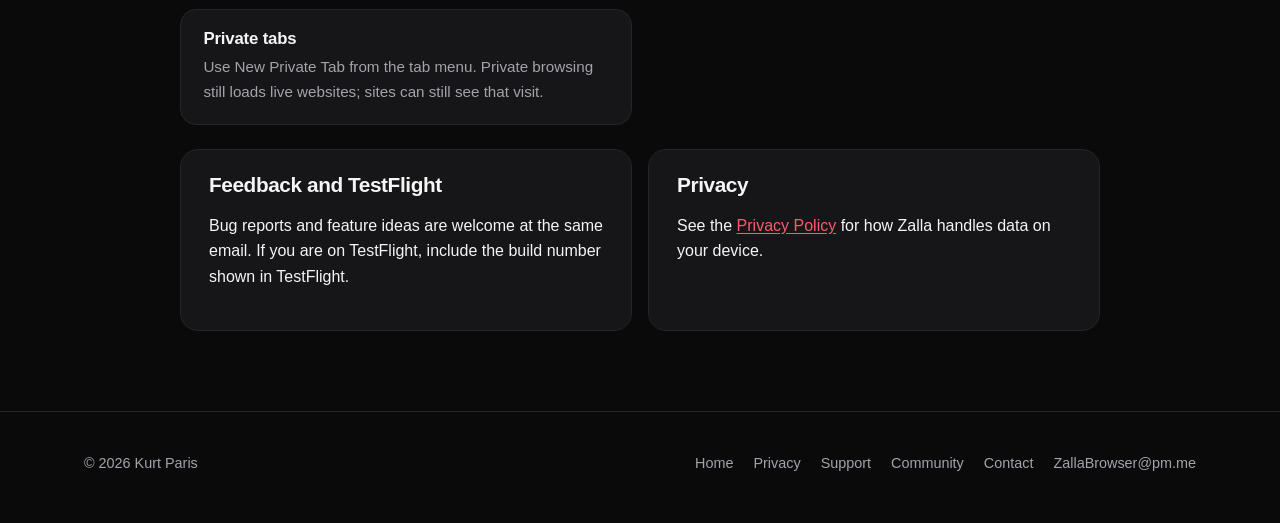
<file: support/index.html>
<!DOCTYPE html>
<html lang="en">
<head>
<meta charset="utf-8">
<meta name="viewport" content="width=device-width, initial-scale=1, viewport-fit=cover">
<meta name="apple-itunes-app" content="app-id=6814680880">
<title>Support · Zalla</title>
<meta name="description" content="Help with Zalla, the private iPhone browser: Burn It All, blocking, themes, purchases, and how to contact the developer.">
<link rel="canonical" href="https://zalla.gg/support/">
<meta name="theme-color" content="#0a0a0b">
<meta name="color-scheme" content="dark">
<meta name="author" content="Kurt Paris">
<link rel="icon" href="/favicon.ico" sizes="48x48">
<link rel="icon" href="/favicon.svg" type="image/svg+xml">
<link rel="icon" href="/favicon-32.png" type="image/png" sizes="32x32">
<link rel="icon" href="/favicon-16.png" type="image/png" sizes="16x16">
<link rel="apple-touch-icon" href="/apple-touch-icon.png">
<link rel="manifest" href="/site.webmanifest">
<meta property="og:type" content="website">
<meta property="og:site_name" content="Zalla">
<meta property="og:locale" content="en_US">
<meta property="og:url" content="https://zalla.gg/support/">
<meta property="og:title" content="Zalla Support">
<meta property="og:description" content="Answers to common questions about Zalla, and how to get in touch.">
<meta property="og:image" content="https://zalla.gg/assets/og.png">
<meta property="og:image:secure_url" content="https://zalla.gg/assets/og.png">
<meta property="og:image:type" content="image/png">
<meta property="og:image:width" content="1200">
<meta property="og:image:height" content="630">
<meta property="og:image:alt" content="Zalla app icon and the Zalla new tab page on iPhone, with the line Built around you.">
<meta name="twitter:card" content="summary_large_image">
<meta name="twitter:title" content="Zalla Support">
<meta name="twitter:description" content="Answers to common questions about Zalla, and how to get in touch.">
<meta name="twitter:image" content="https://zalla.gg/assets/og.png">
<meta name="twitter:image:alt" content="Zalla app icon and the Zalla new tab page on iPhone, with the line Built around you.">
<link rel="stylesheet" href="/assets/site.css?v=b61337d5">
<script type="application/ld+json">{"@context":"https://schema.org","@type":"WebPage","name":"Zalla Support","url":"https://zalla.gg/support/","isPartOf":{"@id":"https://zalla.gg/#website"},"inLanguage":"en"}</script>
</head>
<body><a class="skip" href="#main">Skip to content</a>

<header class="site-header">
  <div class="wrap">
    <a class="brand" href="/" aria-label="Zalla home"><img src="/assets/icon-192.png" alt="" width="30" height="30"> Zalla</a>
    <nav class="site-nav" aria-label="Main">
        <a href="/#customize">Features</a>
        <a href="/#privacy">Privacy</a>
        <a href="/#pricing">Pricing</a>
        <a href="/community/">Community</a>
        <a href="/support/" aria-current="page">Support</a>
        <a href="/#contact">Contact</a>
    </nav>
    <details class="menu">
      <summary aria-label="Open menu"><span class="bars" aria-hidden="true"></span></summary>
      <nav class="menu-panel" aria-label="Main menu">
        <a href="/#customize">Features</a>
        <a href="/#privacy">Privacy</a>
        <a href="/#pricing">Pricing</a>
        <a href="/community/">Community</a>
        <a href="/support/" aria-current="page">Support</a>
        <a href="/#contact">Contact</a>
      </nav>
    </details>
  </div>
</header>
<main class="doc doc-wide" id="main">
<div class="support-hero">
  <div>
    <h1>Support</h1>
    <p class="lede">Get help with Zalla Browser for iPhone.</p>
    <p>Thanks for using Zalla. Built around you.</p>
  </div>
  <div class="support-cta">
    <a class="btn btn-red btn-lg" href="mailto:ZallaBrowser@pm.me?subject=Zalla%20support">Email support</a>
    <p class="fine">We read every message. Replies may take a day or two.</p>
  </div>
</div>
<dl class="facts">
  <div><dt>App</dt><dd>Zalla Browser for iPhone</dd></div>
  <div><dt>Contact</dt><dd><a href="mailto:ZallaBrowser@pm.me?subject=Zalla%20support">ZallaBrowser@pm.me</a></dd></div>
  <div><dt>Developer</dt><dd>Kurt Paris</dd></div>
</dl>
<section class="doc-card">
  <h2>Get help</h2>
  <p>Email <strong>ZallaBrowser@pm.me</strong> with:</p>
  <ul>
    <li>What you were trying to do</li>
  <li>What happened instead</li>
  <li>Your iPhone model and iOS version (Settings → General → About)</li>
  <li>Zalla version (Settings → About in the app, or the App Store / TestFlight build number)</li>
  </ul>
</section>
<h2>Common fixes</h2>
<div class="fixes">
    <article class="fix"><h3>Page will not load</h3><p>Check network, try Reload, or open the same URL in another browser to see if the site is down.</p></article>
    <article class="fix"><h3>Clear browsing data</h3><p>Settings → Privacy → Clear browsing data. This closes all tabs and removes history, cookies, website caches, and saved page zoom levels. Bookmarks and downloads are kept.</p></article>
    <article class="fix"><h3>Burn It All</h3><p>Find it in the Menu, in Tabs, or add it to your Quick Action buttons in Settings. Zalla asks you to confirm, plays a fire effect, then erases your tabs, history, cookies, and site data and opens a fresh tab. Bookmarks, downloads, and settings stay. The app does not quit. If you would rather skip the fire, turn off Burn It All fire effect in Settings → Privacy and you get a quick fade instead.</p></article>
    <article class="fix"><h3>Reset preferences</h3><p>Settings → Privacy → Reset the App restores settings and home shortcuts to their defaults and clears downloads. Bookmarks are kept.</p></article>
    <article class="fix"><h3>Restore Purchases</h3><p>If Zalla Unlock is not showing as unlocked, for example after reinstalling or moving to a new iPhone, open Settings → About and Support → Zalla Unlock, then tap Restore Purchases on that sheet. Make sure you are signed in to the same Apple Account you bought it with. Apple handles the purchase, so Zalla cannot look it up for you. If it still does not restore, email us.</p></article>
    <article class="fix"><h3>Import bookmarks</h3><p>Use an HTML bookmark export from Safari, Chrome, or Firefox, then import from Settings → Browsing, Library → Bookmarks, or onboarding.</p></article>
    <article class="fix"><h3>Export As / Photos</h3><p>Long-press an image, choose Export image as, then Save to Photos if you want it in your library. iOS must allow Photos access.</p></article>
    <article class="fix"><h3>Reader mode</h3><p>Menu → Reader mode. Some pages do not extract cleanly; Exit reader and browse normally.</p></article>
    <article class="fix"><h3>Private tabs</h3><p>Use New Private Tab from the tab menu. Private browsing still loads live websites; sites can still see that visit.</p></article>
</div>
<div class="duo">
  <section class="doc-card">
    <h2>Feedback and TestFlight</h2>
    <p>Bug reports and feature ideas are welcome at the same email. If you are on TestFlight, include the build number shown in TestFlight.</p>
  </section>
  <section class="doc-card">
    <h2>Privacy</h2>
    <p>See the <a href="/privacy/">Privacy Policy</a> for how Zalla handles data on your device.</p>
  </section>
</div>
</main>
<footer class="site-footer">
  <div class="wrap">
    <span>&copy; 2026 Kurt Paris</span>
    <nav aria-label="Footer"><a href="/">Home</a><a href="/privacy/">Privacy</a><a href="/support/">Support</a><a href="/community/">Community</a><a href="/#contact">Contact</a><a href="mailto:ZallaBrowser@pm.me">ZallaBrowser@pm.me</a></nav>
  </div>
</footer>
<script>document.addEventListener("keydown",function(e){if(e.key==="Escape"){var d=document.querySelector("details.menu[open]");if(d){d.removeAttribute("open");d.querySelector("summary").focus();}}});document.addEventListener("click",function(e){var d=document.querySelector("details.menu[open]");if(d&&(!d.contains(e.target)||e.target.closest(".menu-panel a")))d.removeAttribute("open");});</script>
</body>
</html>
</file>
<file: assets/site.css>
:root{color-scheme:dark;--bg:#0a0a0b;--bg2:#121214;--card:#161618;--line:#26262a;--text:#f5f5f6;--muted:#a3a3ab;--red:#E33B4F;--red2:#ff5a6e;--max:72rem}
*{box-sizing:border-box}
html{scroll-behavior:smooth}
body{margin:0;background:var(--bg);color:var(--text);font-family:-apple-system,BlinkMacSystemFont,"SF Pro Text","Segoe UI",Roboto,Helvetica,Arial,sans-serif;line-height:1.6;-webkit-font-smoothing:antialiased}
a{color:var(--red2);text-decoration:none}
a:hover{text-decoration:underline}
img{max-width:100%;height:auto;display:block}
.wrap{max-width:var(--max);margin:0 auto;padding:0 1.25rem}
.site-header{position:sticky;top:0;z-index:10;background:rgba(10,10,11,.82);backdrop-filter:saturate(1.4) blur(14px);-webkit-backdrop-filter:saturate(1.4) blur(14px);border-bottom:1px solid var(--line)}
.site-header .wrap{display:flex;align-items:center;justify-content:space-between;gap:1rem;height:60px}
.brand{display:flex;align-items:center;gap:.6rem;color:var(--text);font-weight:700;font-size:1.1rem;letter-spacing:-.02em}
.brand:hover{text-decoration:none}
.brand img{width:30px;height:30px;border-radius:8px}
.site-nav{display:flex;gap:1.25rem;font-size:.93rem}
.site-nav a{color:var(--muted)}
.site-nav a:hover,.site-nav a[aria-current=page]{color:var(--text);text-decoration:none}

h1,h2,h3{letter-spacing:-.03em;line-height:1.1;margin:0}
.eyebrow{color:var(--red2);font-weight:600;font-size:.82rem;letter-spacing:.12em;text-transform:uppercase;margin:0 0 .75rem}
.lede{color:var(--muted);font-size:1.15rem;max-width:36rem}
.btn{display:inline-flex;align-items:center;gap:.55rem;padding:.8rem 1.3rem;border-radius:999px;font-weight:600;font-size:.98rem;border:1px solid var(--line);color:var(--text)}
.btn:hover{text-decoration:none;border-color:#3a3a40}
.btn-red{background:#cf3045;border-color:#cf3045;color:#fff}
.btn-red:hover{background:#b8283b;border-color:#b8283b}
.store-badge{display:inline-flex;align-items:center;line-height:0;border-radius:8px}
.store-badge:hover{text-decoration:none;opacity:.92}
.store-badge img{height:40px;width:auto;display:block}
.hero{position:relative;overflow:hidden;padding:5.5rem 0 4rem}
.hero::before{content:"";position:absolute;inset:-30% -10% auto auto;width:60rem;height:60rem;background:radial-gradient(closest-side,rgba(227,59,79,.28),transparent 70%);pointer-events:none}
.hero .wrap{position:relative;display:grid;grid-template-columns:1.1fr .9fr;gap:3rem;align-items:center}
.hero h1{font-size:clamp(2.8rem,6.5vw,5rem);font-weight:800}
.hero h1 em{font-style:normal;color:var(--red)}
.hero .tag{font-size:1.25rem;font-weight:600;margin:1.25rem 0 .5rem}
.hero .actions{display:flex;flex-wrap:wrap;gap:.75rem;margin-top:2rem}
.hero .fine{color:var(--muted);font-size:.85rem;margin-top:1rem}
.phones{display:flex;justify-content:center;gap:1rem}
.phone{border-radius:2.2rem;border:6px solid #1f1f22;overflow:hidden;background:#000;box-shadow:0 30px 80px rgba(0,0,0,.6),0 0 0 1px #2c2c30}
.phones .phone{width:46%}
.phones .phone:nth-child(2){transform:translateY(2.5rem)}
section{padding:5.5rem 0;border-top:1px solid var(--line)}
section h2{font-size:clamp(2rem,4.2vw,3.1rem);font-weight:800;max-width:44rem}
section .lede{margin:1rem 0 0}
.showcase{display:grid;grid-template-columns:repeat(4,1fr);gap:1.5rem;margin-top:3rem}
.showcase figure{margin:0}
.showcase figcaption{margin-top:1rem}
.showcase figcaption strong{display:block;font-size:1.05rem}
.showcase figcaption span{color:var(--muted);font-size:.93rem}
.chips{display:flex;flex-wrap:wrap;gap:.5rem;margin-top:2rem}
.chip{border:1px solid var(--line);background:var(--card);border-radius:999px;padding:.35rem .85rem;font-size:.88rem;color:var(--muted)}
.split{display:grid;grid-template-columns:1fr 1fr;gap:3rem;align-items:center;margin-top:3rem}
.split .phones .phone{width:42%}
.list{list-style:none;padding:0;margin:0;display:grid;gap:1.25rem}
.list li{padding-left:1.4rem;position:relative}
.list li::before{content:"";position:absolute;left:0;top:.6rem;width:.5rem;height:.5rem;border-radius:2px;background:var(--red)}
.list strong{display:block}
.list span{color:var(--muted)}
.note{margin-top:2rem;padding:1rem 1.25rem;border:1px solid var(--line);border-left:3px solid var(--red);border-radius:10px;background:var(--bg2);color:var(--muted);font-size:.95rem}
.note strong{color:var(--text)}
.grid{display:grid;grid-template-columns:repeat(3,1fr);gap:1rem;margin-top:3rem}
.cell{background:var(--card);border:1px solid var(--line);border-radius:18px;padding:1.5rem}
.cell h3{font-size:1.1rem;margin-bottom:.4rem;letter-spacing:-.01em}
.cell p{margin:0;color:var(--muted);font-size:.95rem}
.pricing{display:grid;grid-template-columns:repeat(3,1fr);gap:1rem;margin-top:3rem}
.plan{background:var(--card);border:1px solid var(--line);border-radius:20px;padding:2rem 1.75rem;display:flex;flex-direction:column}
.plan.hl{border-color:var(--red);background:linear-gradient(180deg,rgba(227,59,79,.12),var(--card) 55%)}
.plan h3{font-size:1.15rem}
.price{font-size:2.6rem;font-weight:800;letter-spacing:-.04em;margin:.75rem 0 .25rem}
.price small{font-size:1rem;color:var(--muted);font-weight:500;letter-spacing:0}
.plan p{color:var(--muted);margin:.25rem 0 1rem;font-size:.95rem}
.plan ul{margin:0;padding-left:1.1rem;color:var(--text);font-size:.95rem}
.plan li{margin:.3rem 0}
.faq{margin-top:2.5rem;max-width:48rem}
.faq details{border-bottom:1px solid var(--line);padding:1.1rem 0}
.faq summary{cursor:pointer;font-weight:600;font-size:1.08rem;list-style:none;display:flex;justify-content:space-between;gap:1rem}
.faq summary::-webkit-details-marker{display:none}
.faq summary::after{content:"+";color:var(--red2);font-weight:400;font-size:1.4rem;line-height:1}
.faq details[open] summary::after{content:"\2212"}
.faq details p{color:var(--muted);margin:.75rem 0 0}
.closer{text-align:center}
.closer h2{margin:0 auto}
.closer .lede{margin:1rem auto 2rem}
.site-footer{border-top:1px solid var(--line);padding:2.5rem 0 3rem;color:var(--muted);font-size:.9rem}
.site-footer .wrap{display:flex;flex-wrap:wrap;justify-content:space-between;gap:1rem;align-items:center}
.site-footer nav{display:flex;gap:1.25rem;flex-wrap:wrap}
.site-footer a{color:var(--muted)}
.site-footer a:hover{color:var(--text)}
/* document pages (privacy, support) */
.doc{max-width:44rem;margin:0 auto;padding:3.5rem 1.25rem 5rem}
.doc h1{font-size:clamp(2rem,5vw,2.8rem);font-weight:800;margin:0 0 .5rem}
.doc h2{font-size:1.3rem;margin:2.5rem 0 .65rem;letter-spacing:-.02em}
.doc .lede{font-size:1.05rem;margin-bottom:1.5rem}
.doc ul{padding-left:1.2rem}
.doc li{margin:.3rem 0}
.doc .card{background:var(--card);border:1px solid var(--line);border-radius:16px;padding:1.5rem;margin-top:1.5rem}
@media(max-width:960px){
 .hero .wrap,.split{grid-template-columns:1fr}
 .hero{padding:3.5rem 0 3rem}
 .showcase{grid-template-columns:repeat(2,1fr)}
 .grid,.pricing{grid-template-columns:1fr 1fr}
}
@media(max-width:600px){
 section{padding:4rem 0}
 .grid,.pricing{grid-template-columns:1fr}
 .showcase{gap:1rem}
 .phone{border-width:4px;border-radius:1.5rem}
 .phones .phone{width:44%}
 .phones .phone:nth-child(2){transform:translateY(1.25rem)}
 .split .phones .phone{width:34%}
 .showcase .phone{width:70%;margin:0 auto}
 .showcase figcaption span{font-size:.85rem}
}

.skip{position:absolute;left:1rem;top:-3rem;z-index:100;background:var(--red);color:#fff;padding:.6rem 1rem;border-radius:8px;font-weight:600}
.skip:focus{top:1rem;text-decoration:none}
:focus-visible{outline:2px solid var(--red2);outline-offset:3px;border-radius:6px}
.faq summary:focus-visible{outline-offset:6px}
.notfound{text-align:left;min-height:50vh}
.notfound .btn{margin:1rem .5rem 0 0}
@media(prefers-reduced-motion:reduce){html{scroll-behavior:auto}*,*::before,*::after{animation:none!important;transition:none!important}}
main p a:not(.btn),main li a:not(.btn),.lede a{text-decoration:underline;text-underline-offset:2px}

.btn-lg{padding:.95rem 1.6rem;font-size:1.05rem}
.contact{border-top:1px solid var(--line)}
.contact-card{display:flex;flex-wrap:wrap;justify-content:space-between;align-items:center;gap:2rem;padding:2.5rem;border:1px solid var(--line);border-radius:24px;background:radial-gradient(circle at 100% 0,rgba(227,59,79,.18),transparent 60%),var(--card)}
.contact-card .lede{margin-bottom:0}
.contact-actions{text-align:center}
.contact-actions .fine{color:var(--muted);font-size:.9rem;margin:.6rem 0 0}
.doc-wide{max-width:60rem}
.support-hero{display:flex;flex-wrap:wrap;justify-content:space-between;align-items:flex-end;gap:1.5rem;padding-bottom:2rem;border-bottom:1px solid var(--line)}
.support-hero .lede{margin-bottom:.5rem}
.support-hero p{margin-top:0}
.support-cta .fine{color:var(--muted);font-size:.88rem;margin:.6rem 0 0}
.facts{display:grid;grid-template-columns:repeat(3,1fr);gap:1rem;margin:2rem 0}
.facts div{background:var(--card);border:1px solid var(--line);border-radius:14px;padding:1rem 1.25rem}
.facts dt{color:var(--muted);font-size:.8rem;text-transform:uppercase;letter-spacing:.1em}
.facts dd{margin:.2rem 0 0;font-weight:600}
.doc-card{background:var(--card);border:1px solid var(--line);border-radius:18px;padding:1.5rem 1.75rem;margin:1rem 0}
.doc-card h2{margin-top:0}
.fixes{display:grid;grid-template-columns:repeat(2,1fr);gap:1rem}
.fix{background:var(--card);border:1px solid var(--line);border-radius:16px;padding:1.25rem 1.4rem}
.fix h3{font-size:1.05rem;margin:0 0 .4rem;letter-spacing:-.01em}
.fix p{margin:0;color:var(--muted);font-size:.95rem}
.duo{display:grid;grid-template-columns:1fr 1fr;gap:1rem;margin-top:1.5rem}
.duo .doc-card{margin:0}
@media(max-width:700px){.facts,.fixes,.duo{grid-template-columns:1fr}.contact-card{padding:1.75rem}.contact-actions{text-align:left}}

.community-hero{padding:4.5rem 0 3.5rem}
.community-hero .wrap{display:block}
.btn-note{font-weight:500;opacity:.8;font-size:.82rem}
.btn-sm{padding:.5rem .95rem;font-size:.88rem}
.btn-sm span{color:var(--muted);font-weight:500;font-size:.78rem}
.sub{font-size:1.4rem;margin:3.5rem 0 1rem}
.muted{color:var(--muted)}
.logo-grid{display:grid;grid-template-columns:repeat(4,1fr);gap:1rem;margin-top:2rem}
.logo-card{margin:0;background:var(--card);border:1px solid var(--line);border-radius:18px;overflow:hidden}
.logo-stage{height:180px;display:grid;place-items:center;padding:1.25rem}
.logo-stage img{max-height:100%;width:auto;max-width:100%}
.logo-stage.dark{background:#0a0a0b}
.logo-stage.light{background:#f5f5f6}
.logo-stage.checker{background:repeating-conic-gradient(#202024 0 25%,#16161a 0 50%) 0 0/24px 24px}
.logo-card figcaption{padding:1rem 1.25rem;border-top:1px solid var(--line)}
.logo-card figcaption strong{display:block}
.logo-card figcaption span{color:var(--muted);font-size:.9rem}
.swatches{display:grid;grid-template-columns:repeat(3,1fr);gap:1rem}
.swatch{background:var(--card);border:1px solid var(--line);border-radius:16px;padding:1.25rem;display:grid;gap:.15rem}
.swatch .chipc{width:100%;height:64px;border-radius:10px;border:1px solid var(--line);margin-bottom:.6rem}
.swatch code{color:var(--text);font-size:.95rem}
.swatch span:last-child{color:var(--muted);font-size:.9rem}
.usage{color:var(--muted);margin-top:1.25rem;padding-left:1.2rem}
.slides{display:grid;grid-template-columns:repeat(8,1fr);gap:.75rem}
.slides figure{margin:0}
.slides img{border-radius:12px;border:1px solid var(--line)}
.slides figcaption{color:var(--muted);font-size:.8rem;margin-top:.4rem;text-align:center}
.doc-card h4,.longdesc h4{margin:1.25rem 0 .4rem;font-size:1rem;letter-spacing:0}
.doc-card h4:first-child{margin-top:0}
.longdesc{margin-top:1rem}
.longdesc summary{cursor:pointer;font-weight:600}
.longdesc p,.longdesc li{color:var(--muted);font-size:.95rem}
.press-contact{margin-top:3rem}
.press-contact h3{font-size:1.3rem;margin-bottom:.3rem}
.press-contact p{margin:0}
.wp-grid{display:grid;grid-template-columns:repeat(2,1fr);gap:1.25rem;margin-top:2.5rem}
.wp{background:var(--card);border:1px solid var(--line);border-radius:20px;padding:1.25rem}
.wp-shots{display:grid;grid-template-columns:1fr 3.3fr;gap:.75rem;align-items:end}
.wp-shots img{border-radius:10px;border:1px solid var(--line);width:100%}
.wp h3{margin:1rem 0 .25rem;font-size:1.15rem}
.wp p{margin:0 0 1rem;color:var(--muted);font-size:.93rem}
.wp-dl{display:flex;flex-wrap:wrap;gap:.5rem}
@media(max-width:960px){.logo-grid{grid-template-columns:1fr 1fr}.slides{grid-template-columns:repeat(4,1fr)}.wp-grid{grid-template-columns:1fr}}
@media(max-width:600px){.swatches{grid-template-columns:1fr}.logo-grid{grid-template-columns:1fr}.slides{grid-template-columns:repeat(2,1fr)}}

.site-header .wrap{position:relative}
.site-nav{align-items:center}
.site-nav a{padding:.35rem .1rem;position:relative}
.site-nav a[aria-current=page]{color:var(--text)}
.site-nav a[aria-current=page]::after{content:"";position:absolute;left:0;right:0;bottom:-2px;height:2px;border-radius:2px;background:var(--red)}
.menu{display:none}
.menu summary{list-style:none;cursor:pointer;width:44px;height:44px;display:grid;place-items:center;border-radius:12px;border:1px solid var(--line);background:var(--card)}
.menu summary::-webkit-details-marker{display:none}
.bars,.bars::before,.bars::after{display:block;width:18px;height:2px;border-radius:2px;background:var(--text);transition:transform .2s,opacity .2s}
.bars{position:relative}
.bars::before,.bars::after{content:"";position:absolute;left:0}
.bars::before{top:-6px}.bars::after{top:6px}
.menu[open] .bars{background:transparent}
.menu[open] .bars::before{transform:translateY(6px) rotate(45deg)}
.menu[open] .bars::after{transform:translateY(-6px) rotate(-45deg)}
.menu-panel{position:absolute;left:0;right:0;top:100%;background:#0e0e10;backdrop-filter:blur(16px);-webkit-backdrop-filter:blur(16px);border-bottom:1px solid var(--line);padding:.5rem 1.25rem 1.25rem;display:grid;box-shadow:0 20px 40px rgba(0,0,0,.5)}
.menu-panel a{color:var(--text);font-size:1.1rem;font-weight:600;padding:.9rem .25rem;border-bottom:1px solid var(--line)}
.menu-panel a:last-child{border-bottom:0}
.menu-panel a:hover{text-decoration:none;color:var(--red2)}
.menu-panel a[aria-current=page]{color:var(--red2)}
@media(max-width:860px){.site-nav{display:none}.menu{display:block}}
[id]{scroll-margin-top:72px}

/* robustness and mobile pass */
html,body{overflow-x:clip;max-width:100%}
body{-webkit-text-size-adjust:100%;text-size-adjust:100%}
.site-header .wrap{min-width:0}
.site-nav{min-width:0;overflow:hidden;flex-wrap:nowrap}
.site-nav a{white-space:nowrap;flex:none}
.brand{flex:none}
.wrap{padding-left:max(1.25rem,env(safe-area-inset-left));padding-right:max(1.25rem,env(safe-area-inset-right))}
.site-header{padding-top:env(safe-area-inset-top)}
.site-footer{padding-bottom:max(3rem,calc(env(safe-area-inset-bottom) + 1.5rem))}
.menu-panel{padding-left:max(1.25rem,env(safe-area-inset-left));padding-right:max(1.25rem,env(safe-area-inset-right));max-height:calc(100dvh - 60px);overflow-y:auto}
.menu-panel a{min-height:48px;display:flex;align-items:center}
img,video,svg{max-width:100%}
@media(max-width:860px){
 .site-footer nav a,.site-footer span{display:inline-flex;align-items:center;min-height:44px}
 .site-footer .wrap{flex-direction:column;align-items:flex-start;gap:.5rem}
 .site-footer nav{gap:.25rem 1.25rem}
 .btn,.btn-sm{min-height:44px}
 .faq summary{min-height:44px;align-items:center}
 .logo-card figcaption a,.doc a,.lede a{display:inline-block;padding:.35rem 0}
}
@media(max-width:600px){
 body{font-size:16px}
 section{padding:3.25rem 0}
 section h2{font-size:clamp(1.7rem,7.5vw,2.2rem)}
 .lede{font-size:1.05rem}
 .hero{padding:2.5rem 0 2.5rem}
 .hero h1{font-size:clamp(2.4rem,11vw,3rem)}
 .hero .wrap{gap:2rem}
 .hero .actions{gap:.6rem}
 .hero .actions .btn{flex:1 1 auto;justify-content:center}
 /* carousels */
 .showcase,.wp-grid,.slides{display:flex;overflow-x:auto;scroll-snap-type:x mandatory;gap:.9rem;margin-left:calc(-1*max(1.25rem,env(safe-area-inset-left)));margin-right:calc(-1*max(1.25rem,env(safe-area-inset-right)));padding:0 max(1.25rem,env(safe-area-inset-left)) .75rem;scroll-padding:0 max(1.25rem,env(safe-area-inset-left));-webkit-overflow-scrolling:touch;overscroll-behavior-x:contain;scrollbar-width:none}
 .showcase::-webkit-scrollbar,.wp-grid::-webkit-scrollbar,.slides::-webkit-scrollbar{display:none}
 .showcase figure{flex:0 0 62%;scroll-snap-align:start}
 .showcase .phone{width:100%}
 .wp-grid .wp{flex:0 0 84%;scroll-snap-align:start}
 .slides figure{flex:0 0 42%;scroll-snap-align:start}
 .wp-shots{grid-template-columns:1fr 2.6fr}
 .swipe-hint{display:block}
 /* compact press kit */
 .logo-grid{grid-template-columns:1fr 1fr;gap:.75rem}
 .logo-stage{height:110px;padding:.75rem}
 .logo-stage img{max-height:80px;width:auto;height:auto}
 .logo-card figcaption{padding:.75rem .85rem;font-size:.9rem}
 .swatches{grid-template-columns:repeat(3,1fr);gap:.5rem}
 .swatch{padding:.75rem}
 .swatch .chipc{height:40px}
 .swatch span:last-child{display:none}
 .sub{margin:2.5rem 0 .75rem;font-size:1.25rem}
 .contact-card{padding:1.5rem}
 .contact-actions .btn{width:100%;justify-content:center}
 /* readable policy */
 .doc{padding:2.25rem max(1.25rem,env(safe-area-inset-left)) 3.5rem}
 .doc p,.doc li{font-size:1.02rem;line-height:1.7;overflow-wrap:anywhere}
 .doc h2{font-size:1.25rem;margin-top:2rem}
 .support-cta{width:100%}
 .support-cta .btn{width:100%;justify-content:center}
 .grid,.pricing,.fixes,.duo,.facts{grid-template-columns:1fr}
}
.swipe-hint{display:none;color:var(--muted);font-size:.85rem;margin:.75rem 0 0}
</file>
